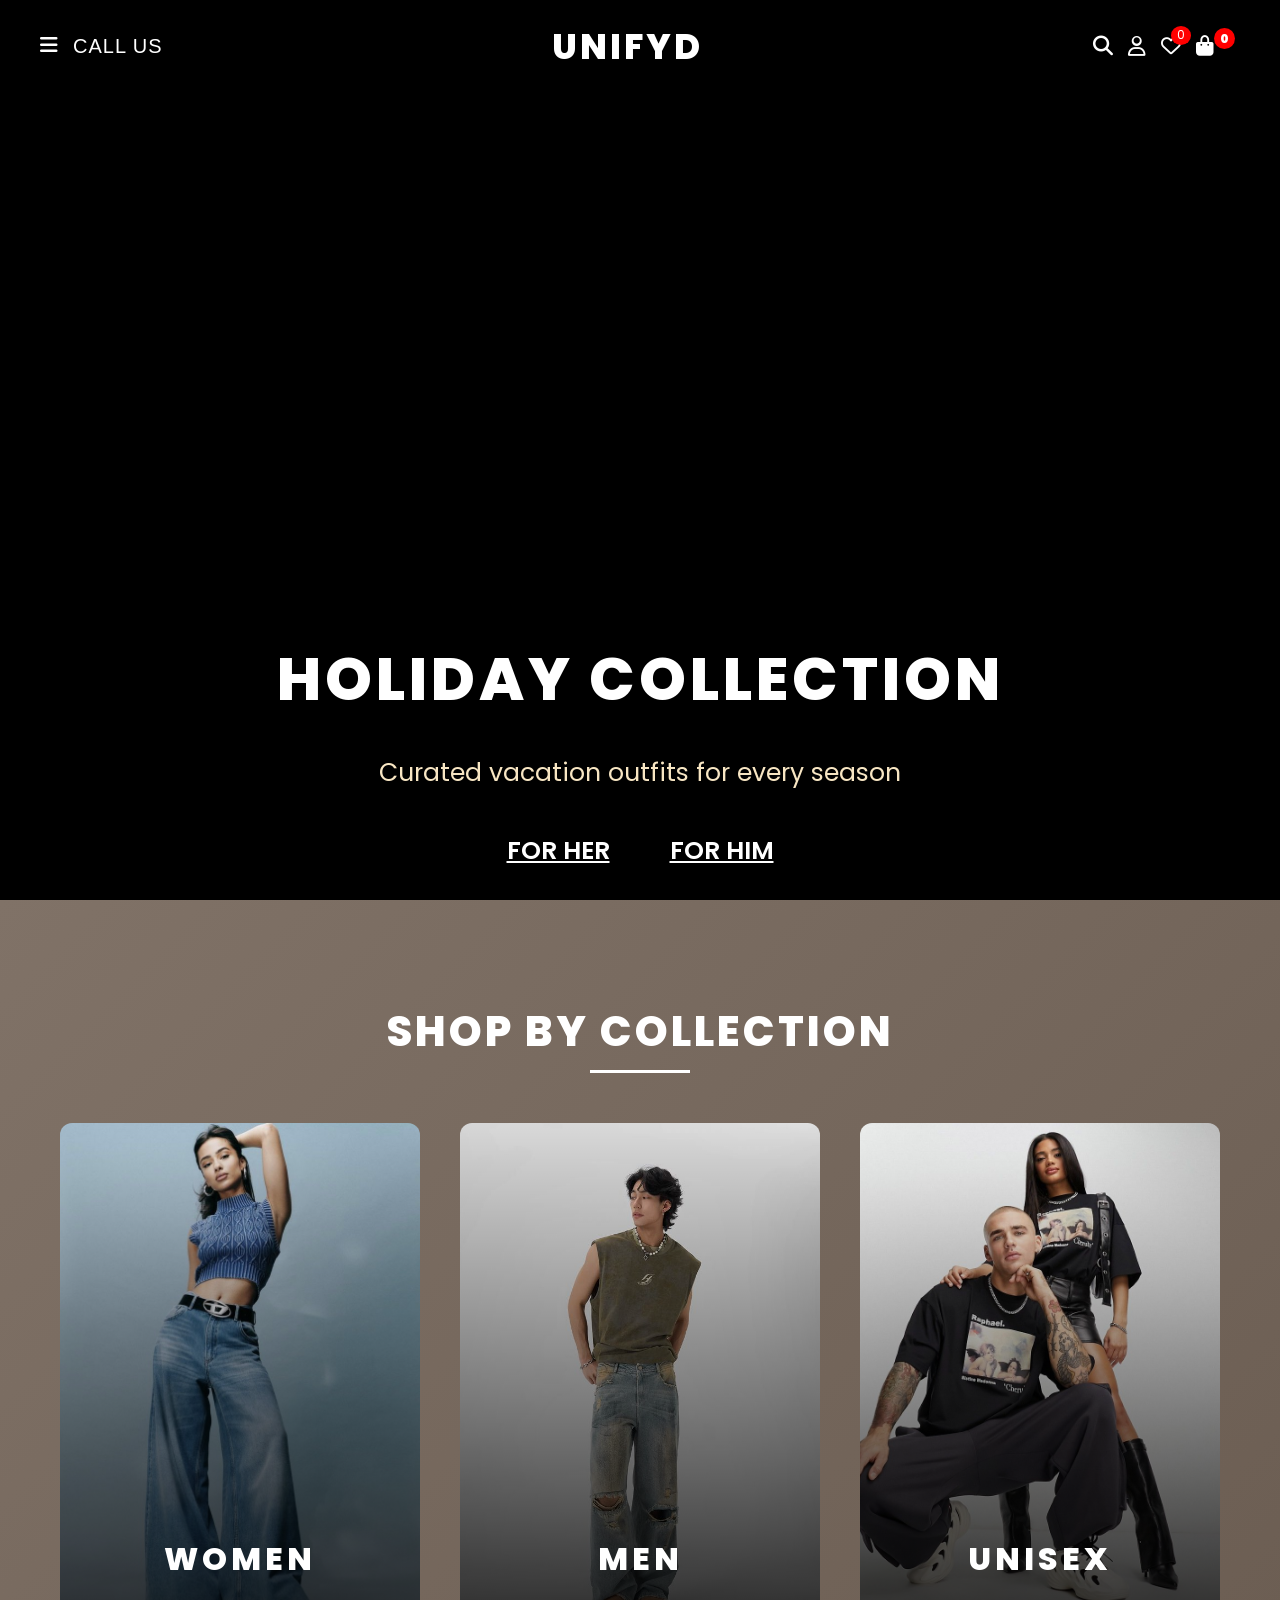
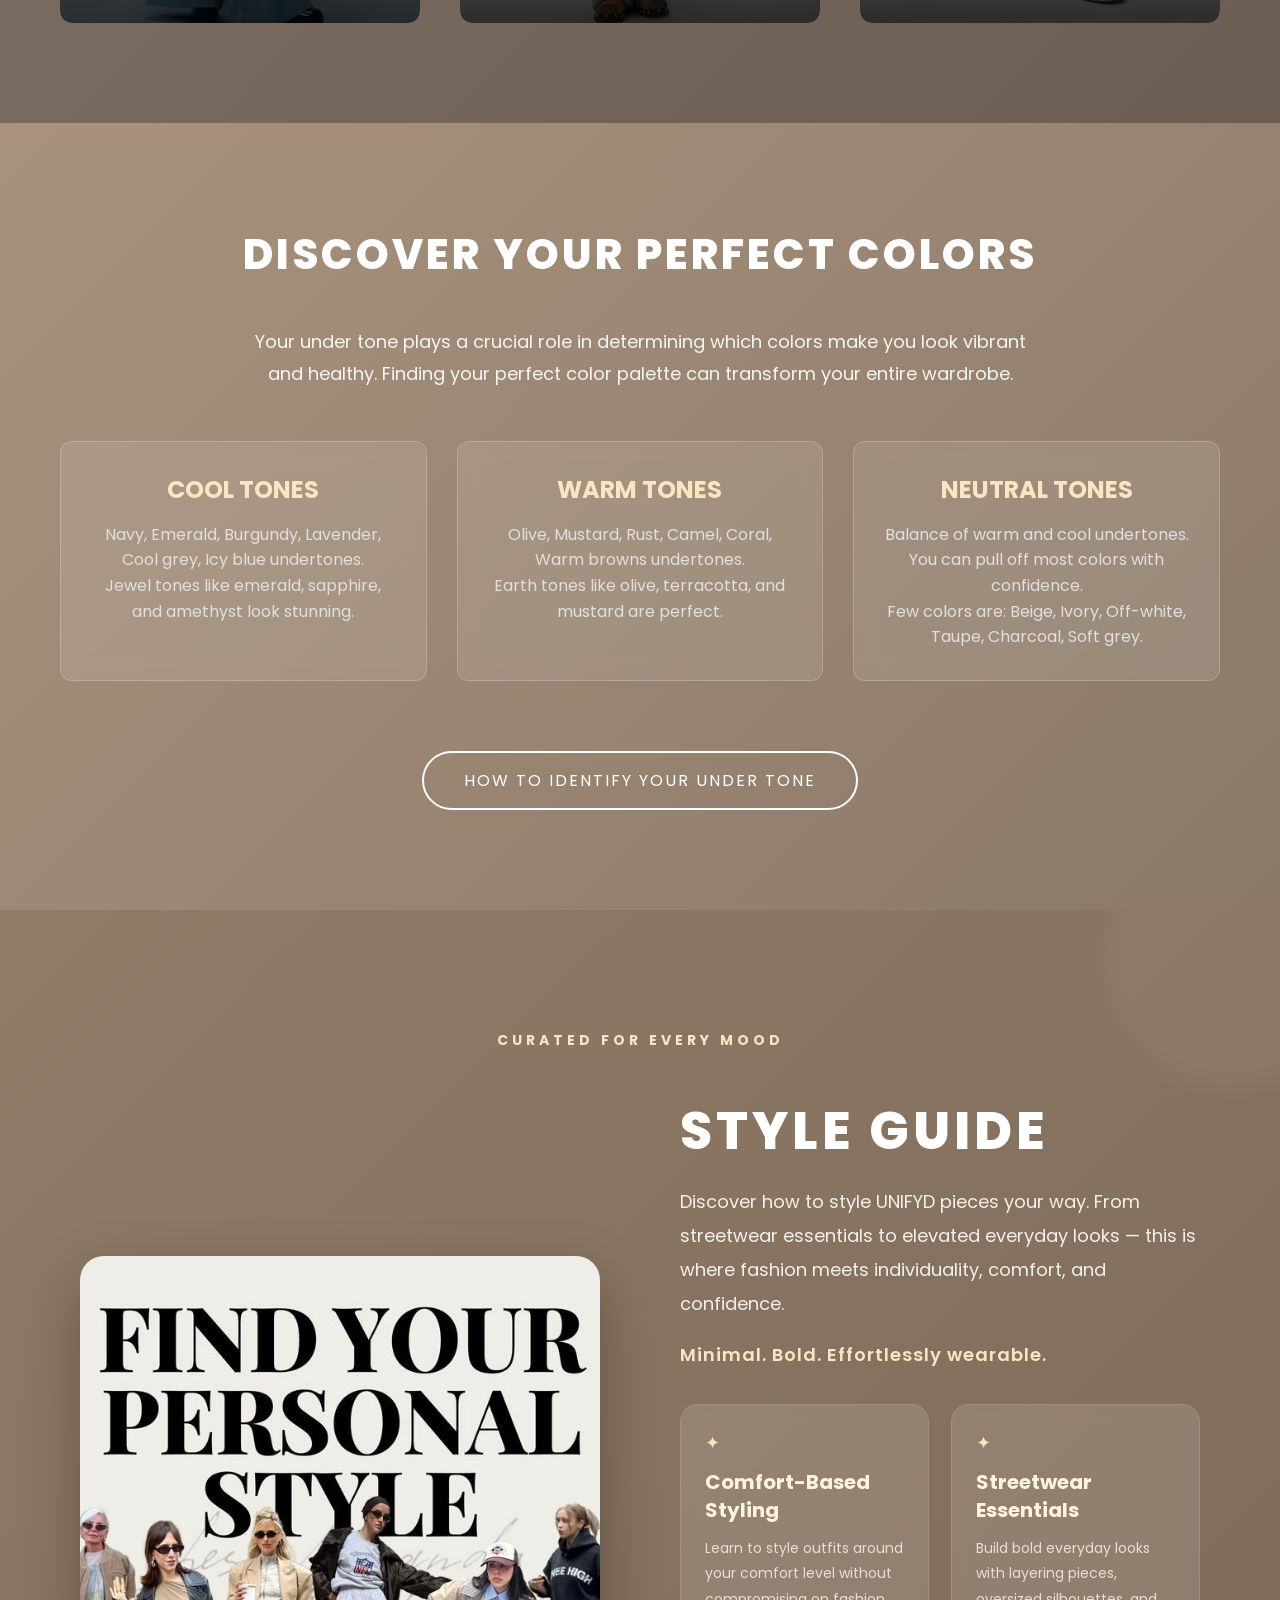
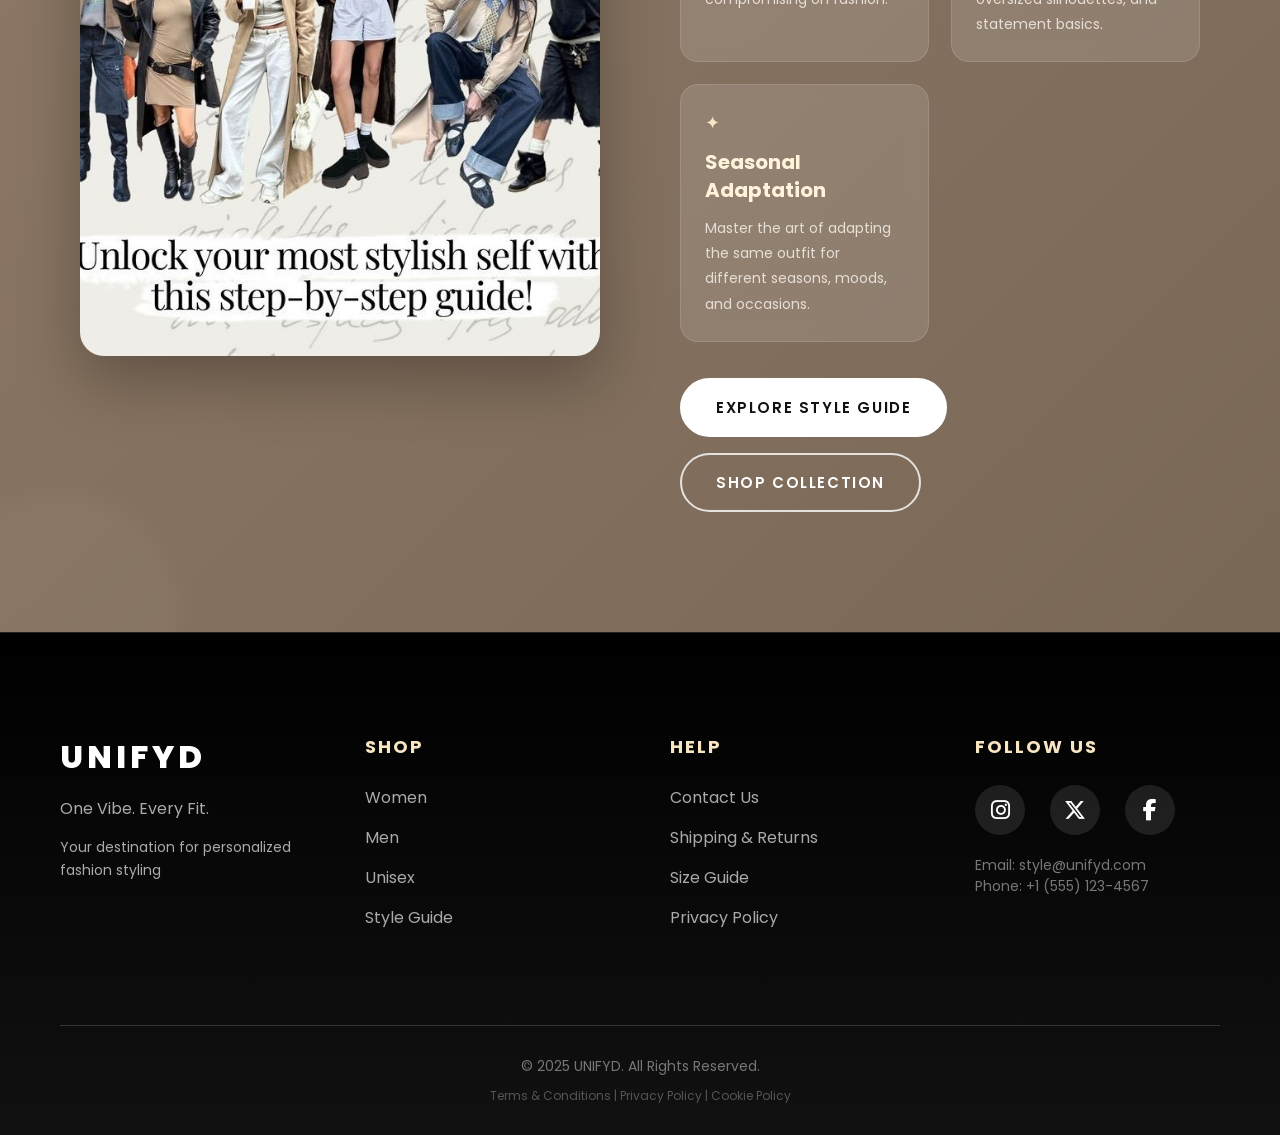
<file: index.html>
<!DOCTYPE html>
<html lang="en">
<head>
  <meta charset="UTF-8" />
  <meta name="viewport" content="width=device-width, initial-scale=1.0" />
  <link rel="icon" type="image/jpeg" href="Logo.jpeg">
  <title>UNIFYD | One Vibe. Every Fit.</title>

  <!-- Google Font -->
  <link href="https://fonts.googleapis.com/css2?family=Poppins:wght@300;400;600;800&display=swap" rel="stylesheet">
  <!-- Font Awesome -->
  <link rel="stylesheet" href="https://cdnjs.cloudflare.com/ajax/libs/font-awesome/6.5.0/css/all.min.css">
  <link rel="stylesheet" href="style.css">
</head>
<body>

<!-- NAVBAR -->
<nav class="navbar">
  <div class="nav-left">
    <div class="hamburger" onclick="menuClick()">
      <i class="fa-solid fa-bars"></i>
    </div>
    <div class="call-us" onclick="callUs()">Call Us</div>
  </div>

  <div class="brand" onclick="goHome()">UNIFYD</div>

  <div class="nav-right">
    <i class="fa-solid fa-magnifying-glass" onclick="searchClick()"></i>

    <!-- Hidden Search Box -->
    <input
      type="text"
      id="searchBox"
      placeholder="Search products..."
      onkeydown="searchRedirect(event)"
      style="display:none;"
    >

    <i class="fa-regular fa-user" onclick="profileClick()"></i>

    <!-- NEW WISHLIST ICON -->
    <div class="wishlist-icon-wrapper" onclick="wishlistClick()">
      <i class="fa-regular fa-heart"></i>
      <span id="wishlist-count">0</span>
    </div>

    <i class="fa-solid fa-bag-shopping" onclick="cartClick()">
      <span id="cart-count">0</span>
    </i>
  </div>

  <p id="result"></p>
</nav>

<!-- SIDE MENU -->
<div class="side-menu" id="sideMenu" onclick="event.stopPropagation()">
  <ul>
    <li onclick="goTo('collections')">Shop Collections</li>
    <li onclick="goTo('under-tone-guide')">Skin Tone Guide</li>
    <li onclick="goTo('style-guide')">Style Guide</li>
  </ul>
</div>

  <!-- HERO SECTION -->
  <section class="hero" id="home">
    <div class="hero-content">
      <h1>HOLIDAY COLLECTION</h1>
      <p style="font-size: 25px; margin-bottom: 30px; color: #f8e6c3;">Curated vacation outfits for every season</p>
      <div class="hero-options">
        <a href="holiday-her.html">FOR HER</a>
        <a href="holiday-him.html">FOR HIM</a>
      </div>
    </div>
  </section>

  <!-- COLLECTIONS SECTION -->
  <section class="collections" id="collections">
    <h2>SHOP BY COLLECTION</h2>
    <div class="collection-grid">
      <div class="collection-card" onclick="goToCategory('Women')">
        <img src="/IMAGES FOR WEBSITE/women collection cover image.jpg" alt="Women Collection">
        <div class="overlay">WOMEN</div>
      </div>
      <div class="collection-card" onclick="goToCategory('Men')">
        <img src="IMAGES FOR WEBSITE/mens collection cover image.jpg" alt="Men Collection">
        <div class="overlay">MEN</div>
      </div>
      <div class="collection-card" onclick="goToCategory('Unisex')">
        <img src="IMAGES FOR WEBSITE/unisex collection cover imae.jpg" alt="Unisex Collection">
        <div class="overlay">UNISEX</div>
      </div>
    </div>
  </section>


  <!-- UNDER TONE GUIDE SECTION -->
  <section class="under-tone-guide" id="under-tone-guide">
    <h2>DISCOVER YOUR PERFECT COLORS</h2>
    <div class="under-tone-container">
      <p class="under-tone-intro">
        Your under tone plays a crucial role in determining which colors make you look vibrant and healthy. 
        Finding your perfect color palette can transform your entire wardrobe.
      </p>
      
      <div class="under-tone-types">
        <div class="under-tone-card">
          <h3>COOL TONES</h3>
          <p>Navy, Emerald, Burgundy, Lavender, Cool grey, Icy blue undertones. 
            <br> Jewel tones like emerald, sapphire, and amethyst look stunning.</p>
        </div>
        <div class="under-tone-card">
          <h3>WARM TONES</h3>
          <p>Olive, Mustard, Rust, Camel, Coral, Warm browns undertones. 
            <br>Earth tones like olive, terracotta, and mustard are perfect.</p>
        </div>
        <div class="under-tone-card">
          <h3>NEUTRAL TONES</h3>
          <p>Balance of warm and cool undertones. You can pull off most colors with confidence.
            <br>Few colors are: Beige, Ivory, Off-white, Taupe, Charcoal, Soft grey.</p>
        </div>
      </div>
      
      <button class="identify-btn" onclick="openSkinToneModal()">HOW TO IDENTIFY YOUR UNDER TONE</button>
    </div>
  </section>

<!-- STYLE GUIDE SECTION -->
<section class="style-guide" id="style-guide">

  <div class="section-top-label">CURATED FOR EVERY MOOD</div>

  <div class="style-guide-content">
    
    <div class="style-image">
      <img src="IMAGES FOR WEBSITE/Style Guide Image.jpg" alt="Style Guide">
    </div>

    <div class="style-text">
      <h2>STYLE GUIDE</h2>
      
      <p class="style-description">
        Discover how to style UNIFYD pieces your way. From streetwear essentials
        to elevated everyday looks — this is where fashion meets individuality,
        comfort, and confidence.
      </p>

      <p class="style-brand-line">
        Minimal. Bold. Effortlessly wearable.
      </p>
      
      <div class="style-features">
        <div class="feature">
          <span class="feature-icon">✦</span>
          <h4>Comfort-Based Styling</h4>
          <p>Learn to style outfits around your comfort level without compromising on fashion.</p>
        </div>

        <div class="feature">
          <span class="feature-icon">✦</span>
          <h4>Streetwear Essentials</h4>
          <p>Build bold everyday looks with layering pieces, oversized silhouettes, and statement basics.</p>
        </div>

        <div class="feature">
          <span class="feature-icon">✦</span>
          <h4>Seasonal Adaptation</h4>
          <p>Master the art of adapting the same outfit for different seasons, moods, and occasions.</p>
        </div>
      </div>

      <div class="style-buttons">
        <button class="primary-btn" onclick="window.location.href='style-guide.html'">EXPLORE STYLE GUIDE</button>
        <button class="secondary-btn" onclick="goToCollection()">SHOP COLLECTION</button>
      </div>
    </div>
  </div>
</section>

  <!-- FOOTER -->
  <footer class="footer" id="footer">
    <div class="footer-container">
      <div class="footer-brand">
        <h3>UNIFYD</h3>
        <p>One Vibe. Every Fit.</p>
        <p style="margin-top: 15px; font-size: 14px;">Your destination for personalized fashion styling</p>
      </div>

      <div class="footer-links">
        <h4>SHOP</h4>
        <ul>
          <li><a href="#" onclick="goToCategory('Women'); return false;">Women</a></li>
          <li><a href="#" onclick="goToCategory('Men'); return false;">Men</a></li>
          <li><a href="#" onclick="goToCategory('Unisex'); return false;">Unisex</a></li>
          <li><a href="#" onclick="goTo('style-guide'); return false;">Style Guide</a></li>
        </ul>
      </div>

      <div class="footer-links">
        <h4>HELP</h4>
        <ul>
          <li><a href="#" onclick="contactUs(); return false;">Contact Us</a></li>
          <li><a href="#" onclick="openModal('shipping'); return false;">Shipping & Returns</a></li>
          <li><a href="#" onclick="openModal('size-guide'); return false;">Size Guide</a></li>
          <li><a href="#" onclick="openModal('privacy'); return false;">Privacy Policy</a></li>
        </ul>
      </div>

      <div class="footer-social">
        <h4>FOLLOW US</h4>
        <div class="social-icons">
          <i class="fa-brands fa-instagram" onclick="window.open('https://instagram.com', '_blank')"></i>
          <i class="fa-brands fa-x-twitter" onclick="window.open('https://twitter.com', '_blank')"></i>
          <i class="fa-brands fa-facebook-f" onclick="window.open('https://facebook.com', '_blank')"></i>
        </div>
        <p style="margin-top: 20px; font-size: 14px; color: #777;">
          Email: style@unifyd.com<br>
          Phone: +1 (555) 123-4567
        </p>
      </div>
    </div>

    <div class="footer-bottom">
      © 2025 UNIFYD. All Rights Reserved.
      <p>Terms & Conditions | Privacy Policy | Cookie Policy</p>
    </div>
  </footer>

  <!-- MODALS -->
  <div class="modal" id="skinToneModal">
    <div class="modal-content">
      <div class="modal-close" onclick="closeModal('skinToneModal')">×</div>
      <h2>How to Identify Your Skin Tone</h2>
      <div style="margin-bottom: 30px;">
        <h3 style="color: #f8e6c3; margin-bottom: 15px;">Vein Test</h3>
        <p>Look at the veins on your wrist in natural light:</p>
        <ul style="margin-left: 20px; margin-top: 10px; line-height: 1.8;">
          <li><strong>Blue/Purple veins:</strong> Cool undertones</li>
          <li><strong>Green veins:</strong> Warm undertones</li>
          <li><strong>Blue-green veins:</strong> Neutral undertones</li>
        </ul>
      </div>
      
      <div style="margin-bottom: 30px;">
        <h3 style="color: #f8e6c3; margin-bottom: 15px;">Jewelry Test</h3>
        <p>Which metal looks better on you?</p>
        <ul style="margin-left: 20px; margin-top: 10px; line-height: 1.8;">
          <li><strong>Silver jewelry:</strong> Cool undertones</li>
          <li><strong>Gold jewelry:</strong> Warm undertones</li>
          <li><strong>Both look good:</strong> Neutral undertones</li>
        </ul>
      </div>
      
      <div style="margin-bottom: 30px;">
        <h3 style="color: #f8e6c3; margin-bottom: 15px;">Sun Reaction</h3>
        <p>How does your skin react to sun exposure?</p>
        <ul style="margin-left: 20px; margin-top: 10px; line-height: 1.8;">
          <li><strong>Burns easily, tans poorly:</strong> Cool undertones</li>
          <li><strong>Tans easily, rarely burns:</strong> Warm undertones</li>
          <li><strong>Moderate tanning:</strong> Neutral undertones</li>
        </ul>
      </div>
    </div>
  </div>

  <div class="modal" id="styleGuideModal">
    <div class="modal-content">
      <div class="modal-close" onclick="closeModal('styleGuideModal')">×</div>
      <h2>Complete Style Guide</h2>
      
      <div style="margin-bottom: 30px;">
        <h3 style="color: #f8e6c3; margin-bottom: 15px;">The Art of Layering</h3>
        <p>Master the technique of layering to create versatile outfits that work for multiple seasons.</p>
      </div>
      
      <div style="margin-bottom: 30px;">
        <h3 style="color: #f8e6c3; margin-bottom: 15px;">Color Coordination</h3>
        <p>Learn how to combine colors effectively based on your skin tone and personal preferences.</p>
      </div>
      
      <div style="margin-bottom: 30px;">
        <h3 style="color: #f8e6c3; margin-bottom: 15px;">Accessory Styling</h3>
        <p>Discover how accessories can transform a simple outfit into a fashion statement.</p>
      </div>
      
      <div style="margin-bottom: 30px;">
        <h3 style="color: #f8e6c3; margin-bottom: 15px;">Comfort Meets Style</h3>
        <p>Find the perfect balance between comfort and fashion with our expert tips.</p>
      </div>
    </div>
  </div>

<script src="index.js"></script>
</body>
</html>
</file>
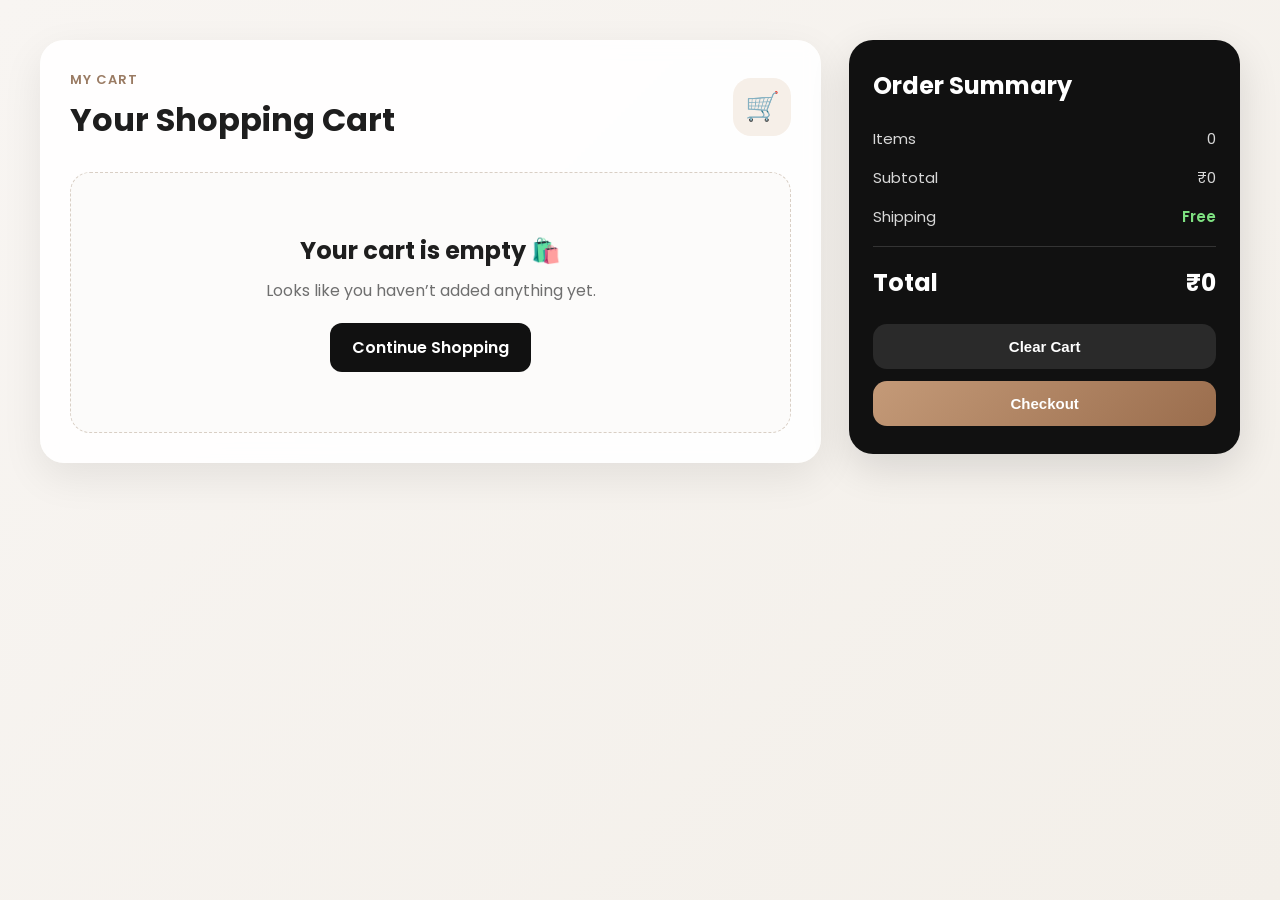
<file: cart.html>
<!DOCTYPE html>
<html lang="en">
<head>
  <meta charset="UTF-8" />
  <meta name="viewport" content="width=device-width, initial-scale=1.0" />
  <title>Your Cart</title>
  <link rel="stylesheet" href="cart.css" />
  <link rel="preconnect" href="https://fonts.googleapis.com">
  <link rel="preconnect" href="https://fonts.gstatic.com" crossorigin>
  <link href="https://fonts.googleapis.com/css2?family=Poppins:wght@400;500;600;700&display=swap" rel="stylesheet">
</head>
<body>

  <div class="page-wrapper">
    <div class="cart-layout">

      <!-- Left side -->
      <div class="cart-main">
        <div class="cart-header">
          <div>
            <p class="mini-title">My Cart</p>
            <h1>Your Shopping Cart</h1>
          </div>
          <div class="cart-icon">🛒</div>
        </div>

        <div id="cart-items" class="cart-items"></div>
      </div>

      <!-- Right side -->
      <div class="cart-summary">
        <h2>Order Summary</h2>

        <div class="summary-row">
          <span>Items</span>
          <span id="totalItems">0</span>
        </div>

        <div class="summary-row">
          <span>Subtotal</span>
          <span>₹<span id="subtotalPrice">0</span></span>
        </div>

        <div class="summary-row">
          <span>Shipping</span>
          <span class="free-text">Free</span>
        </div>

        <div class="summary-divider"></div>

        <div class="summary-total">
          <span>Total</span>
          <span>₹<span id="totalPrice">0</span></span>
        </div>

        <div class="cart-buttons">
          <button class="clear-btn" onclick="clearCart()">Clear Cart</button>
          <button class="checkout-btn" onclick="window.location.href='checkout.html'">Checkout</button>
        </div>
      </div>

    </div>
  </div>

  <script src="cart.js"></script>
</body>
</html>
</file>
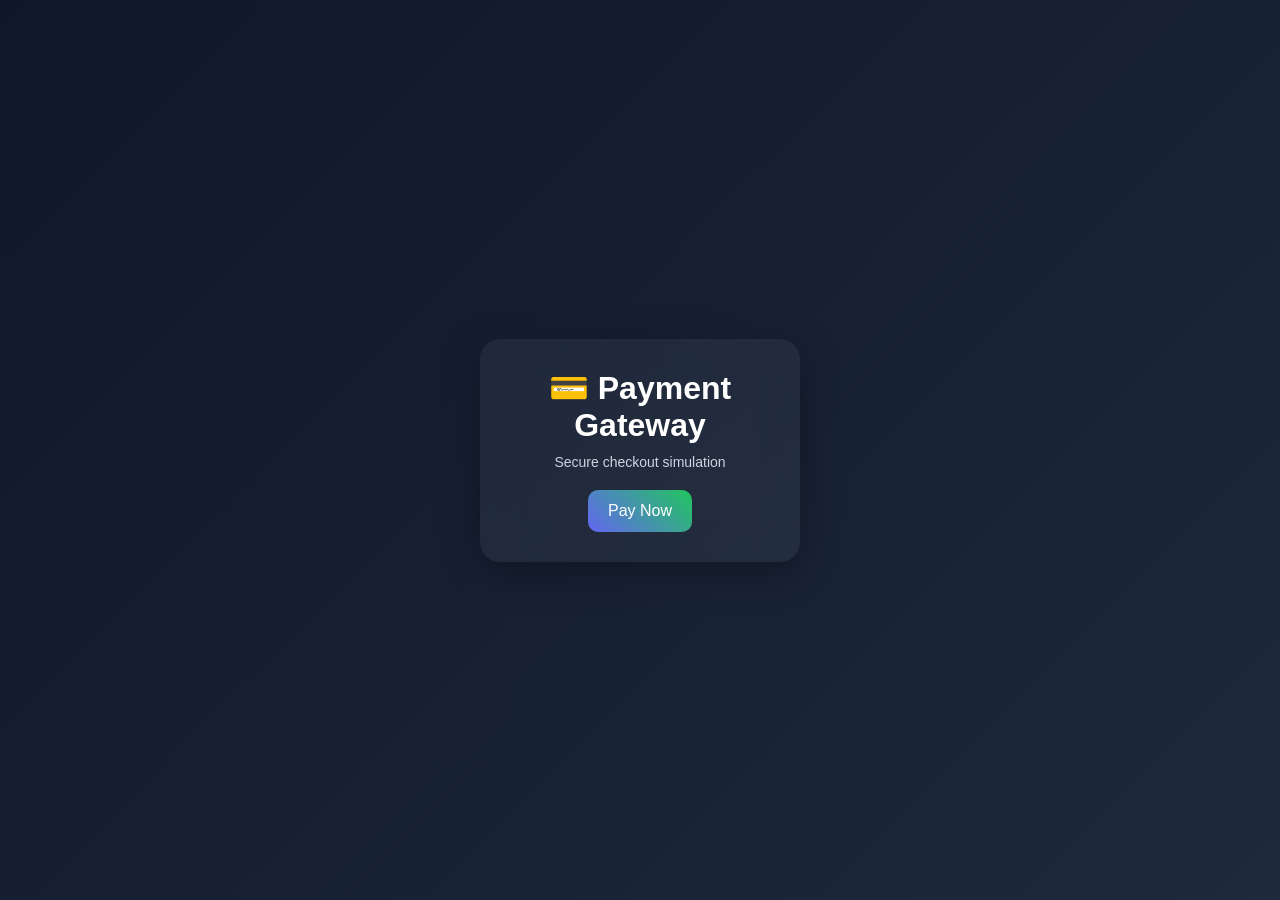
<file: checkout.html>
<!DOCTYPE html>
<html lang="en">
<head>
    <meta charset="UTF-8">
    <meta name="viewport" content="width=device-width, initial-scale=1.0">
    <title>Checkout</title>
    <link rel="stylesheet" href="cart.css">
    <link rel="stylesheet" href="checkout.css">
</head>
<body>

<div class="payment-card">
  <h1>💳 Payment Gateway</h1>
  <p>Secure checkout simulation</p>

  <button class="pay-btn" onclick="makePayment()">Pay Now</button>

  <div class="loader" id="loader">
    <span></span><span></span><span></span>
  </div>

  <div class="success-icon" id="success">✅</div>
</div>

<!-- TOAST -->
<div class="toast" id="toast">
  🎉 Order Placed Successfully!
</div>

<script src="checkout.js"></script>
</body>
</html>
</file>
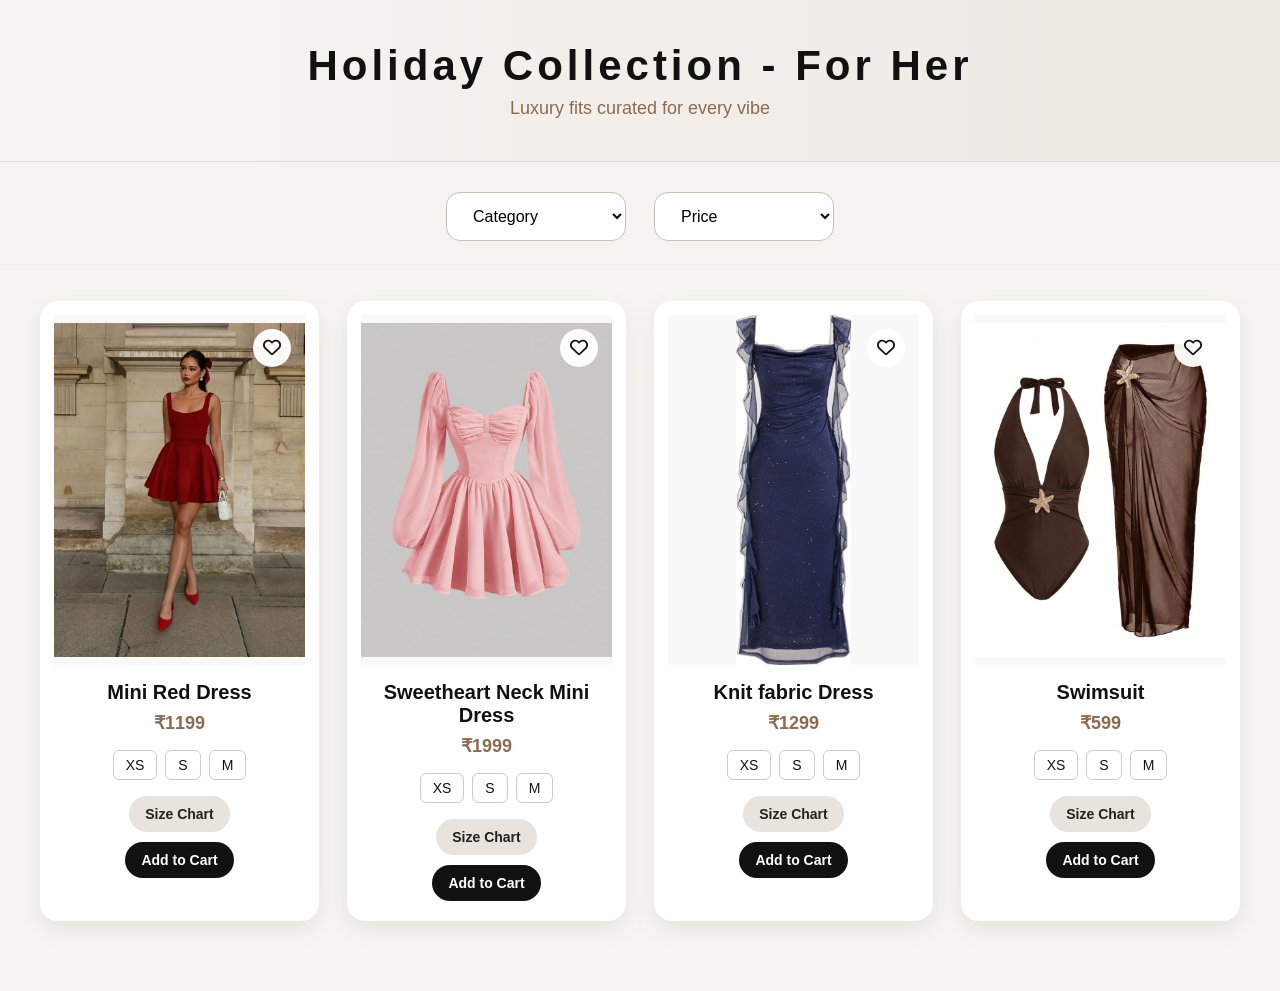
<file: holiday-her.html>
<!DOCTYPE html>
<html lang="en">
<head>
  <meta charset="UTF-8">
  <meta name="viewport" content="width=device-width, initial-scale=1.0">
<title>Holiday Collection - For Her</title>

<link rel="stylesheet" href="collection.css">
<link rel="stylesheet" href="https://cdnjs.cloudflare.com/ajax/libs/font-awesome/6.5.0/css/all.min.css">
</head>
<body>

    <!-- HERO BANNER -->
    <section class="collection-hero">
      <h1>Holiday Collection - For Her</h1>
      <p>Luxury fits curated for every vibe</p>
    </section>

<!-- FILTER BAR -->
<div class="filter-bar">
  <select id="categoryFilter" onchange="filterProducts()">
  <option value="all">Category</option>
  <option value="Mini Dress">Mini Dress</option>
  <option value="Beach Outfit">Beachy fits</option>
  <option value="Party Edition">Party Edition</option>
</select>

<select id="priceFilter" onchange="filterProducts()">
  <option value="all">Price</option>
  <option value="low">Under ₹500</option>
  <option value="mid">₹500 - ₹1000</option>
  <option value="high">Above ₹1000</option>
</select>
</div>

<div class="product-grid">

  <!-- Product Card 1-->
  <div class="product-card" data-category="Mini Dress" data-price="1199" data-size="XS,S,M" data-name="Mini Red Dress" data-sizechart="COLLECTION for website\HOLIDAY COLLECTION FOR HER\RED_dress chart.jpeg">
    <div class="product-img">
    <img src="COLLECTION for website/HOLIDAY COLLECTION FOR HER/og mini red dress.jpg">
    <i class="fa-regular fa-heart wishlist" onclick="addToWishlist(this, 'Mini Dress', 1199, 'COLLECTION for website/HOLIDAY COLLECTION FOR HER/og mini red dress.jpg')"></i>
    </div>
    <h3>Mini Red Dress</h3>
    <p>₹1199</p>

    <!-- SIZE SELECTOR -->
  <div class="size-selector">
    <span class="size-btn">XS</span>
    <span class="size-btn">S</span>
    <span class="size-btn">M</span>
  </div>
    <div class="product-actions">
      <button class="size-chart-btn" onclick="openSizeChart(this)">Size Chart</button>
      <button class="add-cart-btn" onclick="addToCartWithSize(this, 'Mini Dress', 1199)">Add to Cart</button>
    </div>
  </div>

<!-- Product Card 2-->
<div class="product-card" data-category="Mini Dress" data-price="1999" data-size="XS,S,M" data-name="Sweetheart Neck Mini Dress" data-sizechart="COLLECTION for website\HOLIDAY COLLECTION FOR HER\pink_dress chart.jpeg">
  <div class="product-img">
    <img src="COLLECTION for website/HOLIDAY COLLECTION FOR HER/PARTY EDITION/Sweetheart Neck Lantern Sleeve Mini Dress/pink pastel Sweetheart Neck Lantern Sleeve Ruched Mini Dress.jpg" alt="Sweetheart Neck Mini Dress">
    <i class="fa-regular fa-heart wishlist" onclick="addToWishlist(this, 'Mini Dress', 1999, 'COLLECTION for website/HOLIDAY COLLECTION FOR HER/PARTY EDITION/Sweetheart Neck Lantern Sleeve Mini Dress/pink pastel Sweetheart Neck Lantern Sleeve Ruched Mini Dress.jpg')"></i>
  </div>

  <h3>Sweetheart Neck Mini Dress</h3>
  <p>₹1999</p>

  <div class="size-selector">
    <span class="size-btn">XS</span>
    <span class="size-btn">S</span>
    <span class="size-btn">M</span>
  </div>

  <div class="product-actions">
    <button class="size-chart-btn" onclick="openSizeChart(this)">Size Chart</button>
    <button class="add-cart-btn" onclick="addToCartWithSize(this, 'Mini Dress', 1999)">Add to Cart</button>
  </div>
</div>

  <!-- Product Card 3 -->
  <div class="product-card" data-category="Party Edition" data-price="1299" data-size="XS,S,M" data-name="Knit fabric Dress" data-sizechart="COLLECTION for website\HOLIDAY COLLECTION FOR HER\simmer_dress chart.jpeg">
    <div class="product-img">
    <img src="COLLECTION for website/HOLIDAY COLLECTION FOR HER/PARTY EDITION/Knit Fabric Cowl Neck Maxi Dress/dark blue front Knit Fabric Cowl Neck Glitter Maxi Dress.jpg">
    <i class="fa-regular fa-heart wishlist" onclick="addToWishlist(this, 'Party Edition', 1299,'COLLECTION for website/HOLIDAY COLLECTION FOR HER/PARTY EDITION/Knit Fabric Cowl Neck Maxi Dress/dark blue front Knit Fabric Cowl Neck Glitter Maxi Dress.jpg')"></i>
    </div>
    <h3>Knit fabric Dress</h3>
    <p>₹1299</p>

    <!-- SIZE SELECTOR -->
  <div class="size-selector">
    <span class="size-btn">XS</span>
    <span class="size-btn">S</span>
    <span class="size-btn">M</span>
  </div>
    <div class="product-actions">
      <button class="size-chart-btn" onclick="openSizeChart(this)">Size Chart</button>
      <button class="add-cart-btn" onclick="addToCartWithSize(this, 'Party Edition', 1299)">Add to Cart</button>
    </div>
  </div>

  <!-- Product Card 4-->
  <div class="product-card" data-category="Beach Outfit" data-price="599" data-size="XS,S,M" data-name="Swimsuit" data-sizechart="COLLECTION for website\HOLIDAY COLLECTION FOR HER\swimsuit chart.jpeg">
    <div class="product-img">
    <img src="COLLECTION for website/HOLIDAY COLLECTION FOR HER/BEACH OUTFITS/Brown Starfish  One-Piece Swimsuit.jpg">
    <i class="fa-regular fa-heart wishlist" onclick="addToWishlist(this, 'Beach Outfit', 599, 'COLLECTION for website/HOLIDAY COLLECTION FOR HER/BEACH OUTFITS/Brown Starfish  One-Piece Swimsuit.jpg')"></i>
    </div>
    <h3>Swimsuit</h3>
    <p>₹599</p>

    <!-- SIZE SELECTOR -->
  <div class="size-selector">
    <span class="size-btn">XS</span>
    <span class="size-btn">S</span>
    <span class="size-btn">M</span>
  </div>
    <div class="product-actions">
      <button class="size-chart-btn" onclick="openSizeChart(this)">Size Chart</button>
      <button class="add-cart-btn" onclick="addToCartWithSize(this, 'Beach Outfit', 599)">Add to Cart</button>
    </div>
  </div>
</div>

<!-- SIZE CHART MODAL -->
<div id="sizeChartModal" class="size-chart-modal">
  <div class="size-chart-content">
    <span class="close-modal" onclick="closeSizeChart()">&times;</span>
    <h2>Size Chart</h2>

    <div class="size-chart-wrapper">
      <img src="COLLECTION for website/WOMENS COLLECTION/size chart.jpeg" alt="Size Chart">
    </div>
  </div>
</div>  

<div id="toast" class="toast"></div>

<script src="cart.js"></script>
<Script src="collection.js"></Script>

</body>
</html>
</file>
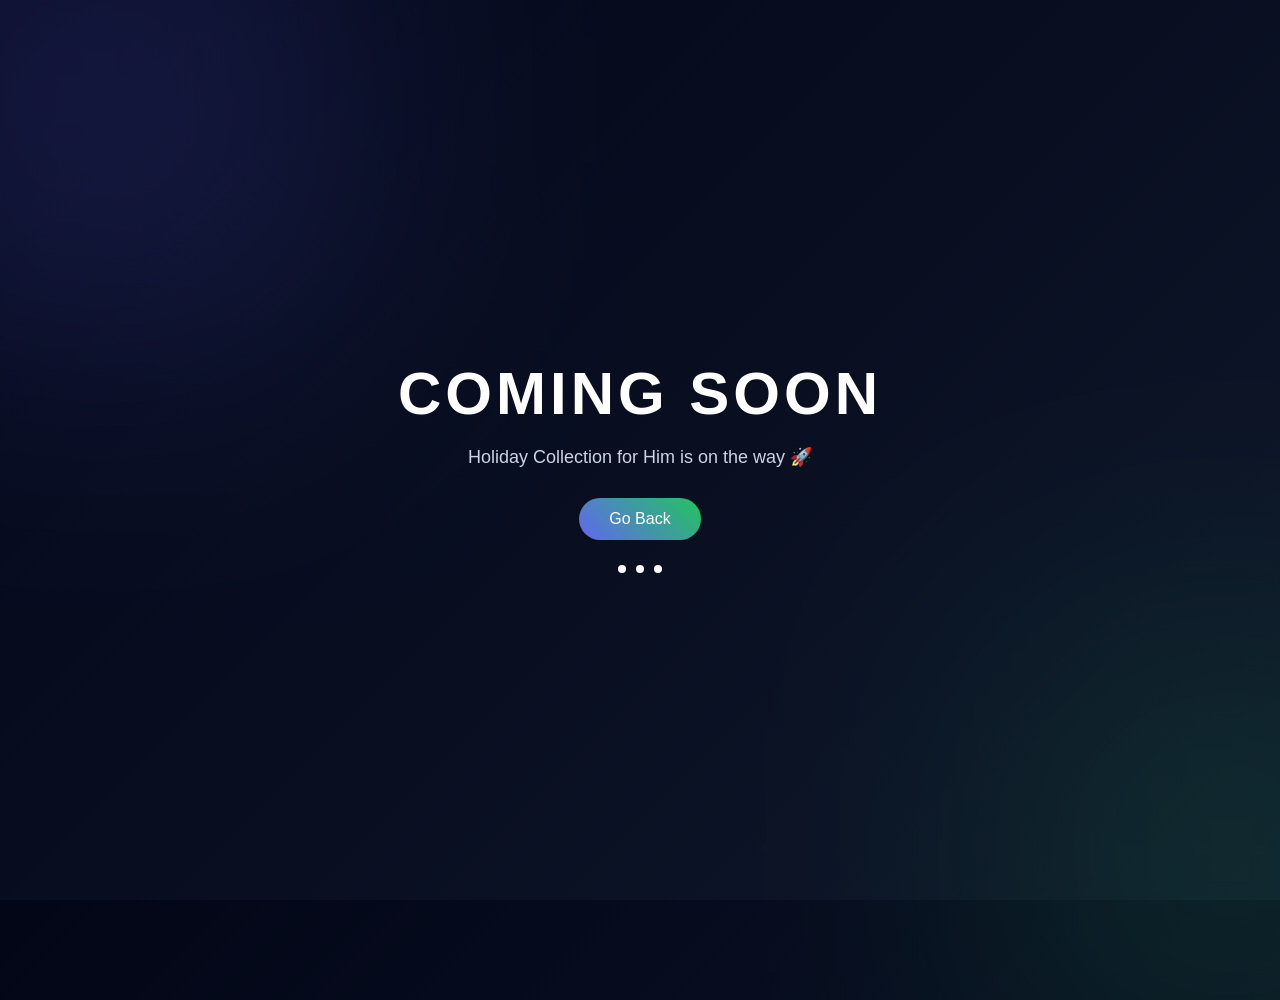
<file: holiday-him.html>
<!DOCTYPE html>
<html lang="en">
<head>
<meta charset="UTF-8">
<meta name="viewport" content="width=device-width, initial-scale=1.0">
<title>Holiday Him | Coming Soon</title>

<style>

/* ===== BODY ===== */
body {
  margin: 0;
  font-family: 'Poppins', sans-serif;
  height: 100vh;
  background: linear-gradient(135deg, #020617, #0f172a);
  display: flex;
  justify-content: center;
  align-items: center;
  color: white;
  overflow: hidden;
}

/* ===== BACKGROUND GLOW ===== */
body::before {
  content: "";
  position: absolute;
  width: 400px;
  height: 400px;
  background: #6366f1;
  filter: blur(150px);
  opacity: 0.3;
  top: -100px;
  left: -100px;
}

body::after {
  content: "";
  position: absolute;
  width: 300px;
  height: 300px;
  background: #22c55e;
  filter: blur(150px);
  opacity: 0.3;
  bottom: -100px;
  right: -100px;
}

/* ===== CARD ===== */
.container {
  text-align: center;
  z-index: 2;
  animation: fadeIn 1s ease;
}

h1 {
  font-size: 60px;
  letter-spacing: 4px;
  margin-bottom: 10px;
}

p {
  font-size: 18px;
  color: #cbd5e1;
  margin-bottom: 30px;
}

/* ===== BUTTON ===== */
.btn {
  padding: 12px 30px;
  border: none;
  border-radius: 30px;
  background: linear-gradient(45deg, #6366f1, #22c55e);
  color: white;
  font-size: 16px;
  cursor: pointer;
  transition: 0.3s;
}

.btn:hover {
  transform: scale(1.05);
}

/* ===== LOADING DOTS ===== */
.loader {
  margin-top: 20px;
}

.loader span {
  display: inline-block;
  width: 8px;
  height: 8px;
  margin: 5px;
  background: white;
  border-radius: 50%;
  animation: bounce 0.6s infinite alternate;
}

.loader span:nth-child(2) {
  animation-delay: 0.2s;
}
.loader span:nth-child(3) {
  animation-delay: 0.4s;
}

@keyframes bounce {
  to {
    transform: translateY(-10px);
  }
}

/* ===== FADE ANIMATION ===== */
@keyframes fadeIn {
  from {
    opacity: 0;
    transform: translateY(40px);
  }
  to {
    opacity: 1;
    transform: translateY(0);
  }
}

</style>
</head>

<body>

<div class="container">
  <h1>COMING SOON</h1>
  <p>Holiday Collection for Him is on the way 🚀</p>

  <button class="btn" onclick="goBack()">Go Back</button>

  <div class="loader">
    <span></span><span></span><span></span>
  </div>
</div>

<script>
function goBack() {
  window.location.href = "index.html";
}
</script>

</body>
</html>
</file>
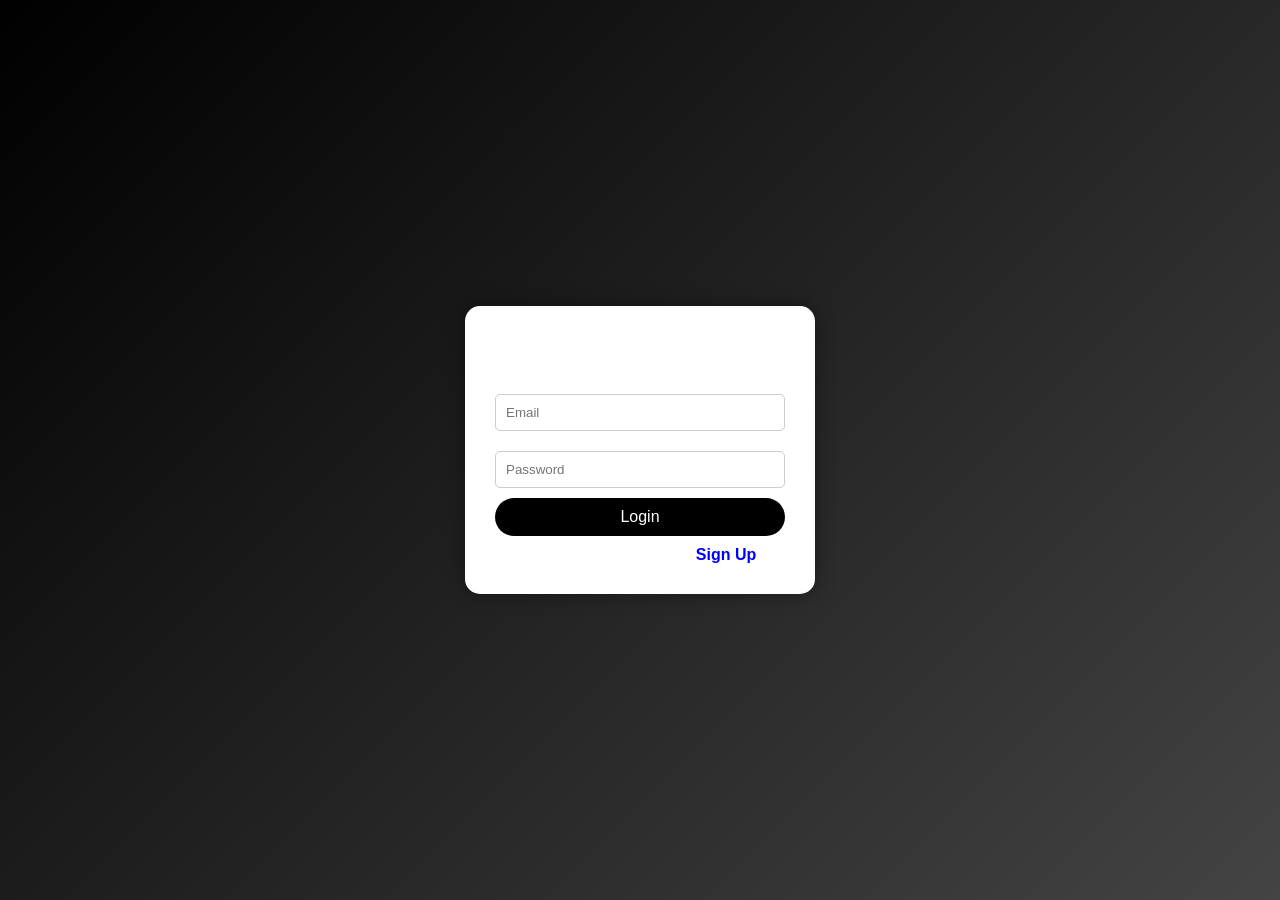
<file: login-signup.html>
<!DOCTYPE html>
<html>
<head>
<title>Login | UNIFYD</title>
<link rel="stylesheet" href="style.css">
</head>
<body>

<div class="auth-container">
  <div class="auth-box">
    
    <!-- LOGIN FORM -->
    <div id="loginForm">
      <h2>Login</h2>
      <input type="email" placeholder="Email">
      <input type="password" placeholder="Password">
      <button>Login</button>
      <p>Don't have an account? <span onclick="showSignup()">Sign Up</span></p>
    </div>

    <!-- SIGNUP FORM -->
    <div id="signupForm">
      <h2>Sign Up</h2>
      <input type="text" placeholder="Full Name">
      <input type="email" placeholder="Email">
      <input type="password" placeholder="Password">
      <button>Sign Up</button>
      <p>Already have an account? <span onclick="showLogin()">Login</span></p>
    </div>

  </div>
</div>

<script src="index.js"></script>
</body>
</html>
</file>
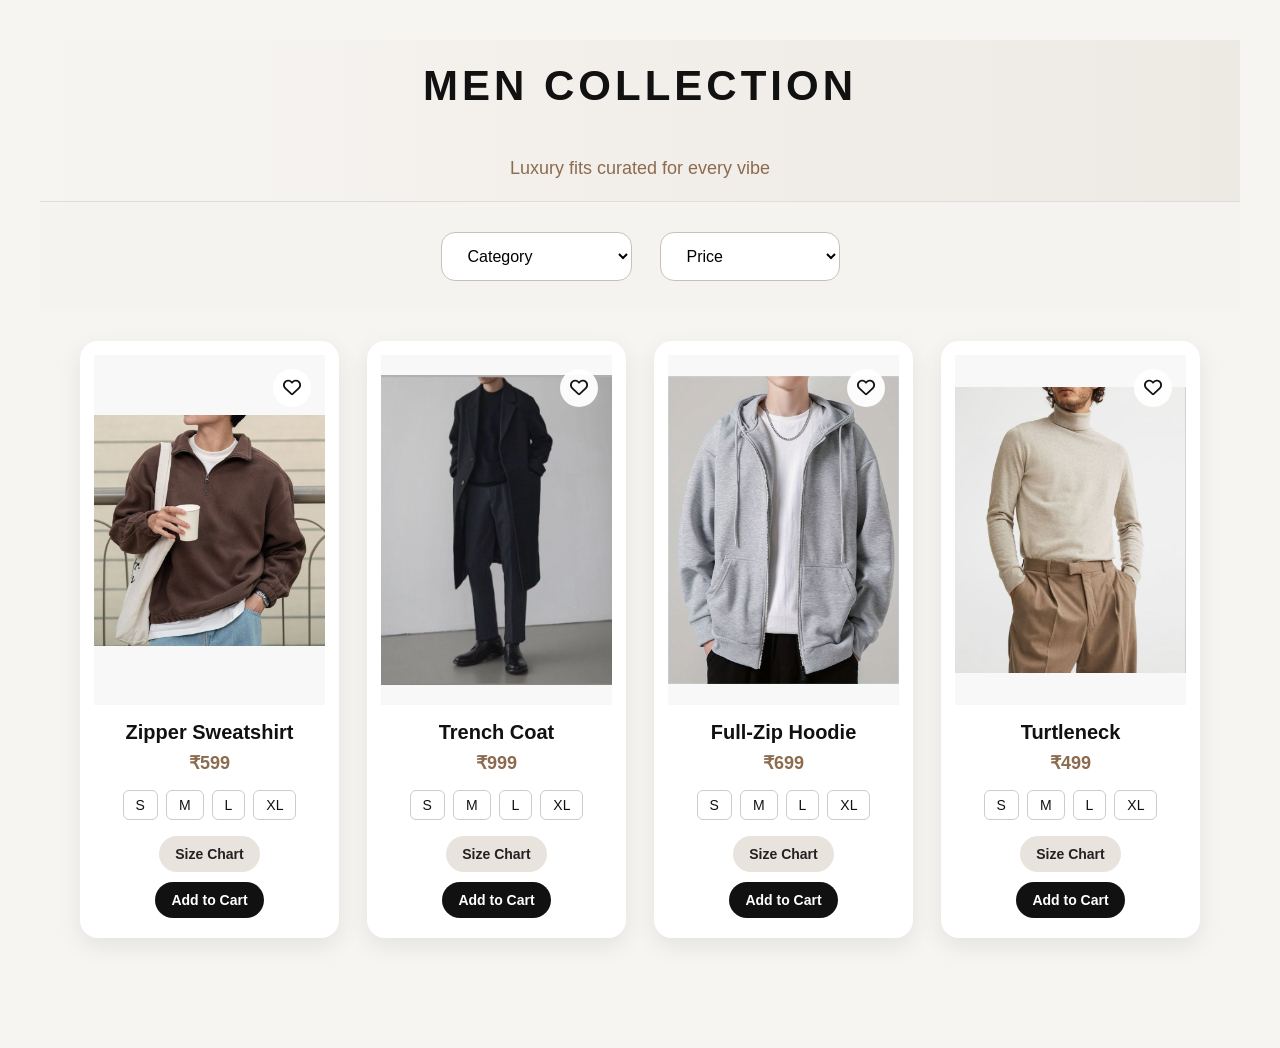
<file: men.html>
<!DOCTYPE html>
<html lang="en">
<head>
  <meta charset="UTF-8">
  <meta name="viewport" content="width=device-width, initial-scale=1.0">
<title>Men Collection | UNIFYD</title>
<link rel="stylesheet" href="products.css">
<link rel="stylesheet" href="collection.css">
<link rel="stylesheet" href="https://cdnjs.cloudflare.com/ajax/libs/font-awesome/6.5.0/css/all.min.css">
</head>
<body>

<!-- HERO BANNER -->
<section class="collection-hero">
  <h1>MEN COLLECTION</h1>
  <p>Luxury fits curated for every vibe</p>
</section>

<!-- FILTER BAR -->
<div class="filter-bar">
  <select id="categoryFilter" onchange="filterProducts()">
    <option value="all">Category</option>
    <option value="Zipper Sweatshirt">Zipper Sweatshirt</option>
    <option value="Trench Coat">Trench Coat</option>
    <option value="Full-Zip Hoodie">Full-Zip Hoodie</option>
    <option value="Turtleneck">Turtleneck</option>
  </select>

  <select id="priceFilter" onchange="filterProducts()">
  <option value="all">Price</option>
  <option value="low">Under ₹500</option>
  <option value="mid">₹500 - ₹1000</option>
  <option value="high">Above ₹1000</option>
  </select>
</div>

<div class="product-grid">

  <!-- Product Card 1-->
  <div class="product-card" data-category="Zipper Sweatshirt" data-price="599" data-name="Zipper Sweatshirt">
    <div class="product-img">
    <img src="COLLECTION for website/MENS COLLECTION/mens Zipper Sweatshirt/brown Zipper Sweatshirt.jpg" alt="Zipper Sweatshirt">
    <i class="fa-regular fa-heart wishlist" onclick="addToWishlist(this, 'Zipper Sweatshirt', 599, 'COLLECTION for website/MENS COLLECTION/mens Zipper Sweatshirt/brown Zipper Sweatshirt.jpg', 'men.html')"></i>
    </div>
    <h3>Zipper Sweatshirt</h3>
    <p>₹599</p>

  <!-- SIZE SELECTOR -->
    <div class="size-selector">
      <span class="size-btn">S</span>
      <span class="size-btn">M</span>
      <span class="size-btn">L</span>
      <span class="size-btn">XL</span>
    </div>
    <div class="product-actions">
      <button class="size-chart-btn" onclick="openSizeChart()">Size Chart</button>
      <button class="add-cart-btn" onclick="addToCartWithSize(this, 'Zipper Sweatshirt',599)">Add to Cart</button>
    </div>
  </div>
  
  <!-- Product Card 2 -->
  <div class="product-card" data-category="Trench Coat" data-price="999" data-name="Trench Coat">
    <div class="product-img">
    <img src="COLLECTION for website/MENS COLLECTION/mens jacket/black mens long coat.jpg" alt="Trench Coat">
    <i class="fa-regular fa-heart wishlist" onclick="addToWishlist(this, 'Trench Coat', 999, 'COLLECTION for website/MENS COLLECTION/mens jacket/black mens long coat.jpg', 'men.html')"></i>
    </div>
    <h3>Trench Coat</h3>
    <p>₹999</p>

  <!-- SIZE SELECTOR -->
    <div class="size-selector">
      <span class="size-btn">S</span>
      <span class="size-btn">M</span>
      <span class="size-btn">L</span>
      <span class="size-btn">XL</span>
    </div>
    <div class="product-actions">
    <button class="size-chart-btn" onclick="openSizeChart()">Size Chart</button>
    <button class="add-cart-btn" onclick="addToCartWithSize(this, 'Trench Coat',999)">Add to Cart</button>
    </div>
  </div>
  
  <!-- Product Card 3-->
  <div class="product-card" data-category="Full-Zip Hoodie" data-price="699" data-name="Full-Zip Hoodie">
    <div class="product-img">
    <img src="COLLECTION for website/MENS COLLECTION/Men's Full-Zip Hoodie/light grey Men's Full-Zip Hoodie.jpg" alt="Full-Zip Hoodie">
    <i class="fa-regular fa-heart wishlist" onclick="addToWishlist(this, 'Full-Zip Hoodie', 699, 'COLLECTION for website/MENS COLLECTION/MensFullZipHoodie/light grey Mens Full ZipHoodie.jpg','men.html')"></i>
    </div>
    <h3>Full-Zip Hoodie</h3>
    <p>₹699</p>

  <!-- SIZE SELECTOR -->
    <div class="size-selector">
      <span class="size-btn">S</span>
      <span class="size-btn">M</span>
      <span class="size-btn">L</span>
      <span class="size-btn">XL</span>
    </div>
    <div class="product-actions">
    <button class="size-chart-btn" onclick="openSizeChart()">Size Chart</button>
    <button class="add-cart-btn" onclick="addToCartWithSize(this, 'Full-Zip Hoodie',699)">Add to Cart</button>
    </div>
  </div>
  
  <!-- Product Card 4 -->
  <div class="product-card" data-category="Turtleneck" data-price="499" data-name="Turtleneck">
    <div class="product-img">
    <img src="COLLECTION for website/MENS COLLECTION/turtleneck/beige turtleneck.jpg" alt="Turtleneck">
    <i class="fa-regular fa-heart wishlist" onclick="addToWishlist(this, 'Turtleneck', 499, 'COLLECTION for website/MENS COLLECTION/Turtleneck/beige turtleneck.jpg', 'men.html')"></i>
    </div>
    <h3>Turtleneck</h3>
    <p>₹499</p>

  <!-- SIZE SELECTOR -->
    <div class="size-selector">
      <span class="size-btn">S</span>
      <span class="size-btn">M</span>
      <span class="size-btn">L</span>
      <span class="size-btn">XL</span>
    </div>
    <div class="product-actions">
    <button class="size-chart-btn" onclick="openSizeChart()">Size Chart</button>
    <button class="add-cart-btn" onclick="addToCartWithSize(this, 'Turtleneck',499)">Add to Cart</button>
    </div>
  </div>

</div>

<!-- SIZE CHART MODAL -->
<div id="sizeChartModal" class="size-chart-modal">
  <div class="size-chart-content">
    <span class="close-modal" onclick="closeSizeChart()">&times;</span>
    <h2>Size Chart</h2>

    <div class="size-chart-wrapper">
      <img src="COLLECTION for website/WOMENS COLLECTION/size chart.jpeg" alt="Size Chart">
    </div>
  </div>
</div>

<div id="toast" class="toast"></div>

<script src="cart.js"></script>
<Script src="collection.js"></Script>
</body>
</html>
</file>
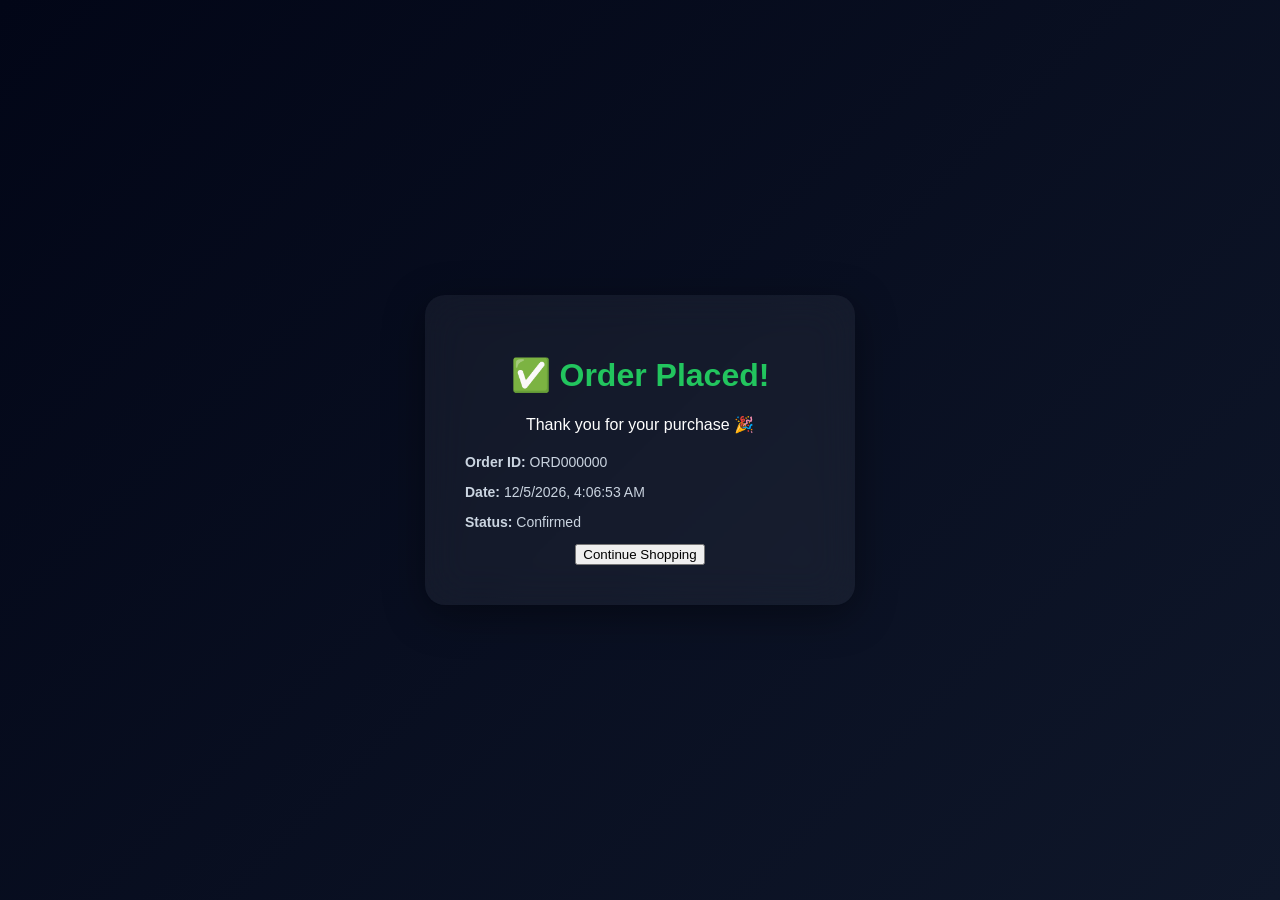
<file: order_success.html>
<!DOCTYPE html>
<html lang="en">
<head>
    <meta charset="UTF-8">
    <meta name="viewport" content="width=device-width, initial-scale=1.0">
    <title>Order Success</title>
    <link rel="stylesheet" href="order_success.css">
</head>
<body>
    
    <div class="card">
  <h1>✅ Order Placed!</h1>
  <p>Thank you for your purchase 🎉</p>

  <div class="order-details">
    <p><strong>Order ID:</strong> <span id="orderId"></span></p>
    <p><strong>Date:</strong> <span id="orderDate"></span></p>
    <p><strong>Status:</strong> Confirmed</p>
  </div>

  <button onclick="window.location.href='index.html'">Continue Shopping</button>
</div>

<script src="order_success.js"></script>
</body>
</html>
</file>
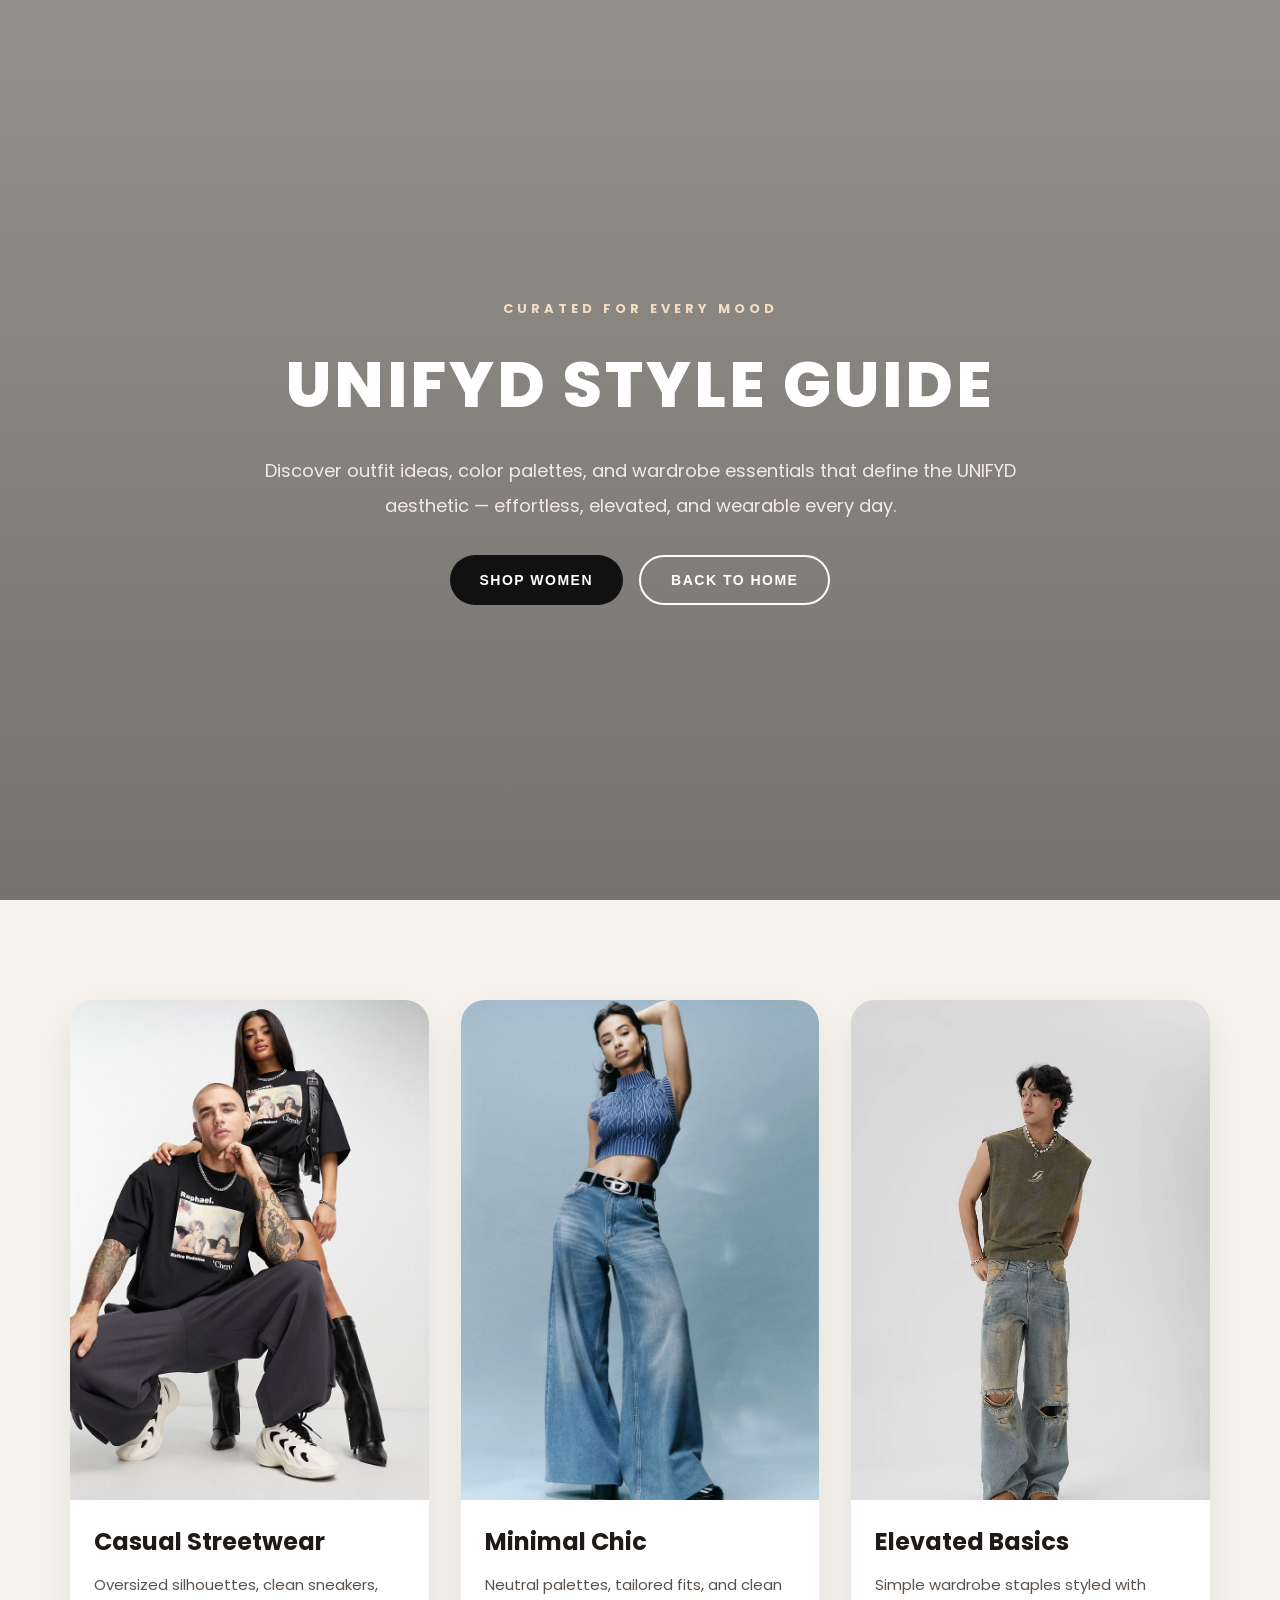
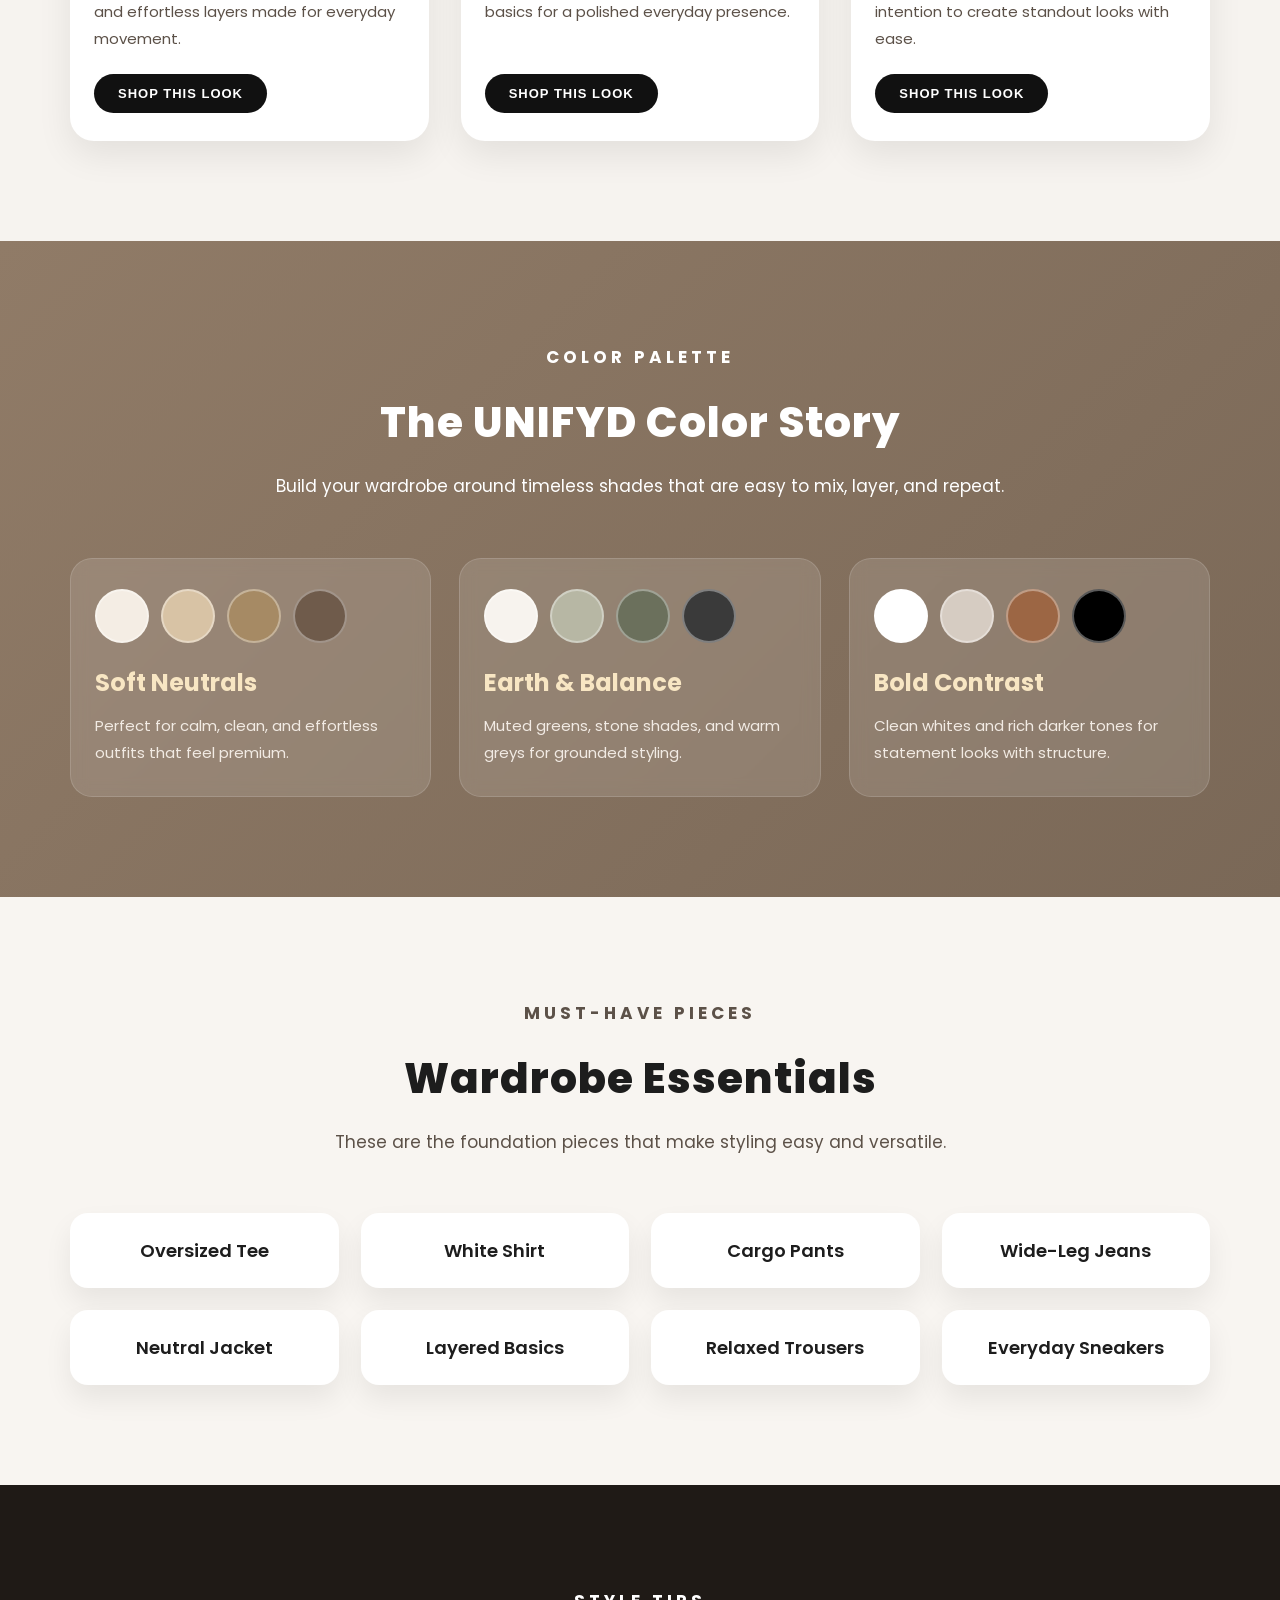
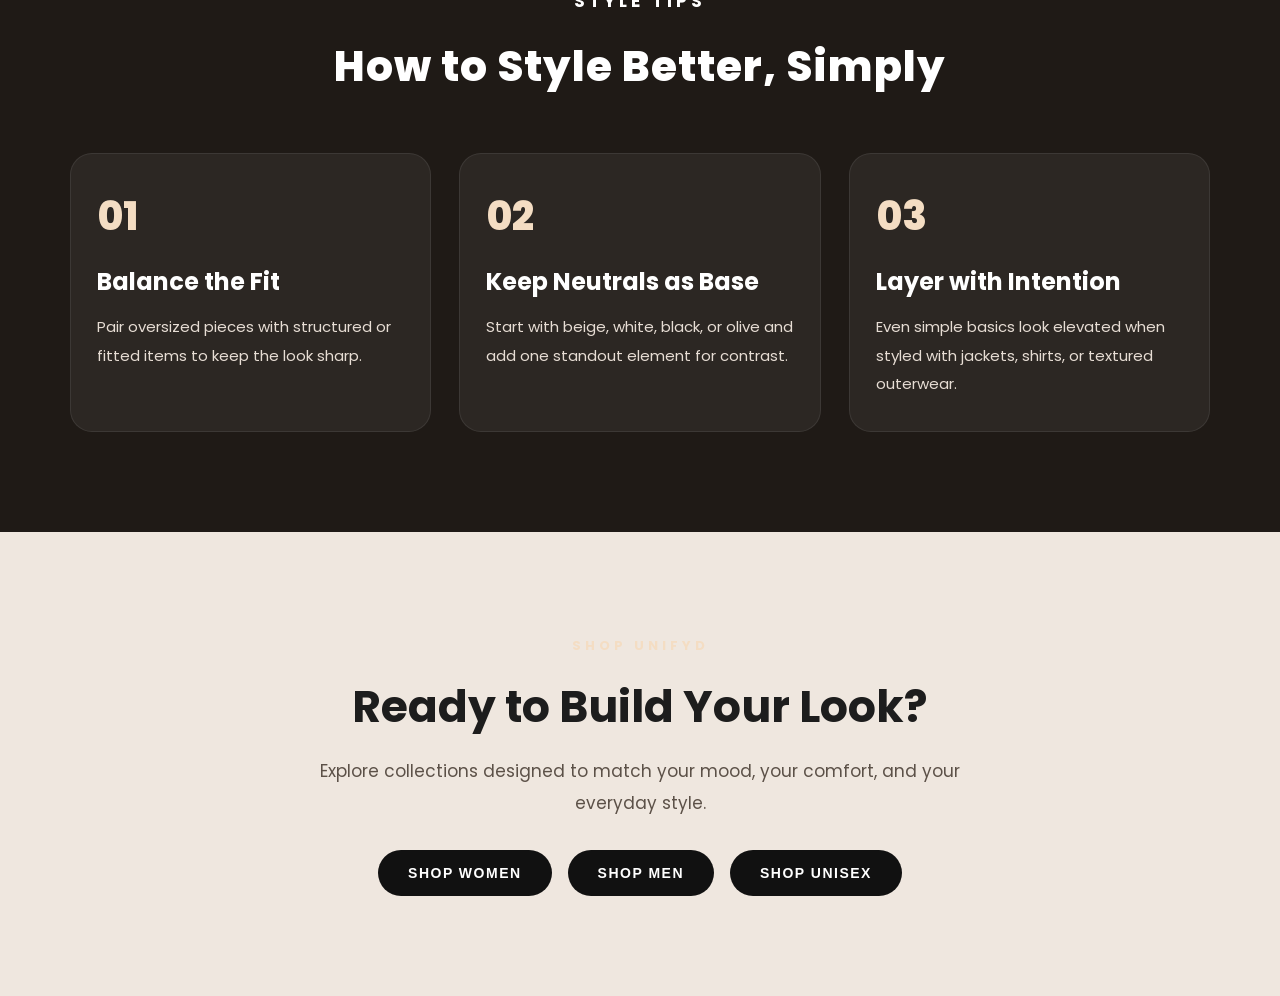
<file: style-guide.html>
<!DOCTYPE html>
<html lang="en">
<head>
  <meta charset="UTF-8" />
  <meta name="viewport" content="width=device-width, initial-scale=1.0" />
  <title>UNIFYD Style Guide</title>
  <link rel="stylesheet" href="style-guide.css" />
  <link rel="preconnect" href="https://fonts.googleapis.com">
  <link rel="preconnect" href="https://fonts.gstatic.com" crossorigin>
  <link href="https://fonts.googleapis.com/css2?family=Poppins:wght@300;400;500;600;700;800&display=swap" rel="stylesheet">
</head>
<body>

  <!-- HERO SECTION -->
  <section class="style-hero">
    <div class="style-hero-overlay"></div>
    <div class="style-hero-content">
      <p class="hero-label">CURATED FOR EVERY MOOD</p>
      <h1>UNIFYD STYLE GUIDE</h1>
      <p class="hero-text">
        Discover outfit ideas, color palettes, and wardrobe essentials that define the UNIFYD aesthetic — effortless, elevated, and wearable every day.
      </p>
      <div class="hero-buttons">
        <button onclick="window.location.href='women.html'">SHOP WOMEN</button>
        <button class="outline-btn" onclick="window.location.href='index.html'">BACK TO HOME</button>
      </div>
    </div>
  </section>

  <!-- OUTFIT IDEAS -->
<section class="outfit-section">
  <div class="outfit-grid">

    <div class="outfit-card">
      <div class="outfit-img-wrap">
        <img src="IMAGES FOR WEBSITE/unisex collection cover imae.jpg" alt="Casual Streetwear">
      </div>
      <div class="outfit-card-content">
        <h3>Casual Streetwear</h3>
        <p>Oversized silhouettes, clean sneakers, and effortless layers made for everyday movement.</p>
        <button onclick="window.location.href='unisex.html'">SHOP THIS LOOK</button>
      </div>
    </div>

    <div class="outfit-card">
      <div class="outfit-img-wrap">
        <img src="IMAGES FOR WEBSITE/women collection cover image.jpg" alt="Minimal Chic">
      </div>
      <div class="outfit-card-content">
        <h3>Minimal Chic</h3>
        <p>Neutral palettes, tailored fits, and clean basics for a polished everyday presence.</p>
        <button onclick="window.location.href='women.html'">SHOP THIS LOOK</button>
      </div>
    </div>

    <div class="outfit-card">
      <div class="outfit-img-wrap">
        <img src="IMAGES FOR WEBSITE/mens collection cover image.jpg" alt="Elevated Basics">
      </div>
      <div class="outfit-card-content">
        <h3>Elevated Basics</h3>
        <p>Simple wardrobe staples styled with intention to create standout looks with ease.</p>
        <button onclick="window.location.href='men.html'">SHOP THIS LOOK</button>
      </div>
    </div>

  </div>
</section>

  <!-- COLOR PALETTE -->
  <section class="palette-section">
    <div class="section-heading">
      <p class="small-label">COLOR PALETTE</p>
      <h2>The UNIFYD Color Story</h2>
      <p>
        Build your wardrobe around timeless shades that are easy to mix, layer, and repeat.
      </p>
    </div>

    <div class="palette-grid">
      <div class="palette-card">
        <div class="palette-colors">
          <span style="background:#F4EDE4;"></span>
          <span style="background:#D8C3A5;"></span>
          <span style="background:#A68A64;"></span>
          <span style="background:#6F5B4B;"></span>
        </div>
        <h3>Soft Neutrals</h3>
        <p>Perfect for calm, clean, and effortless outfits that feel premium.</p>
      </div>

      <div class="palette-card">
        <div class="palette-colors">
          <span style="background:#F7F3EE;"></span>
          <span style="background:#B7B7A4;"></span>
          <span style="background:#6B705C;"></span>
          <span style="background:#3A3A3A;"></span>
        </div>
        <h3>Earth & Balance</h3>
        <p>Muted greens, stone shades, and warm greys for grounded styling.</p>
      </div>

      <div class="palette-card">
        <div class="palette-colors">
          <span style="background:#FFFFFF;"></span>
          <span style="background:#D6CCC2;"></span>
          <span style="background:#9C6644;"></span>
          <span style="background:#000000;"></span>
        </div>
        <h3>Bold Contrast</h3>
        <p>Clean whites and rich darker tones for statement looks with structure.</p>
      </div>
    </div>
  </section>

  <!-- MUST HAVE PIECES -->
  <section class="pieces-section">
    <div class="section-heading">
      <p class="small-label">MUST-HAVE PIECES</p>
      <h2>Wardrobe Essentials</h2>
      <p>
        These are the foundation pieces that make styling easy and versatile.
      </p>
    </div>

    <div class="pieces-grid">
      <div class="piece-box">Oversized Tee</div>
      <div class="piece-box">White Shirt</div>
      <div class="piece-box">Cargo Pants</div>
      <div class="piece-box">Wide-Leg Jeans</div>
      <div class="piece-box">Neutral Jacket</div>
      <div class="piece-box">Layered Basics</div>
      <div class="piece-box">Relaxed Trousers</div>
      <div class="piece-box">Everyday Sneakers</div>
    </div>
  </section>

  <!-- STYLE TIPS -->
  <section class="tips-section">
    <div class="section-heading light-text">
      <p class="small-label">STYLE TIPS</p>
      <h2>How to Style Better, Simply</h2>
    </div>

    <div class="tips-grid">
      <div class="tip-card">
        <span>01</span>
        <h3>Balance the Fit</h3>
        <p>Pair oversized pieces with structured or fitted items to keep the look sharp.</p>
      </div>

      <div class="tip-card">
        <span>02</span>
        <h3>Keep Neutrals as Base</h3>
        <p>Start with beige, white, black, or olive and add one standout element for contrast.</p>
      </div>

      <div class="tip-card">
        <span>03</span>
        <h3>Layer with Intention</h3>
        <p>Even simple basics look elevated when styled with jackets, shirts, or textured outerwear.</p>
      </div>
    </div>
  </section>

  <!-- CTA -->
  <section class="shop-cta">
    <p class="small-label">SHOP UNIFYD</p>
    <h2>Ready to Build Your Look?</h2>
    <p>
      Explore collections designed to match your mood, your comfort, and your everyday style.
    </p>

    <div class="cta-buttons">
      <button onclick="window.location.href='women.html'">SHOP WOMEN</button>
      <button onclick="window.location.href='men.html'">SHOP MEN</button>
      <button onclick="window.location.href='unisex.html'">SHOP UNISEX</button>
    </div>
  </section>

</body>
</html>
</file>
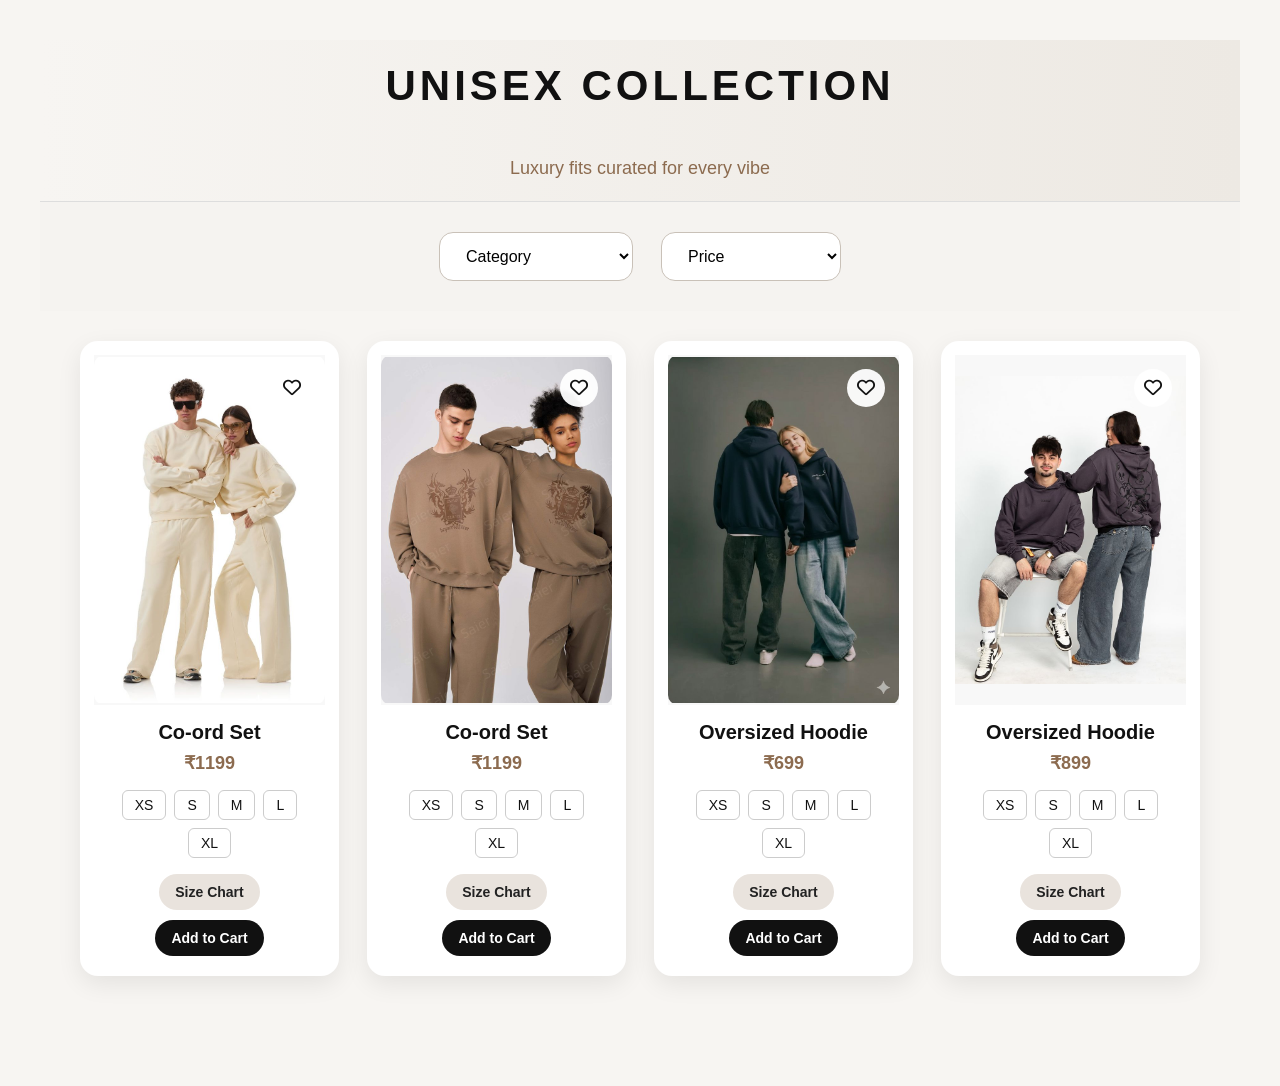
<file: unisex.html>
<!DOCTYPE html>
<html lang="en">
<head>
    <meta charset="UTF-8">
    <meta name="viewport" content="width=device-width, initial-scale=1.0">
    <title>UNISEX Collection| UNIFYD</title>
    <link rel="stylesheet" href="products.css">
    <link rel="stylesheet" href="collection.css">
    <link rel="stylesheet" href="https://cdnjs.cloudflare.com/ajax/libs/font-awesome/6.5.0/css/all.min.css">
</head>
<body>
    
<!-- HERO BANNER -->
<section class="collection-hero">
  <h1>UNISEX COLLECTION</h1>
  <p>Luxury fits curated for every vibe</p>
</section>

<!-- FILTER BAR -->
<div class="filter-bar">
  <select id="categoryFilter" onchange="filterProducts()">
  <option value="all">Category</option>
  <option value="co-ord">Co-ord set</option>
  <option value="hoodie">Oversized Hoodie</option>
</select>

<select id="priceFilter" onchange="filterProducts()">
  <option value="all">Price</option>
  <option value="low">Under ₹500</option>
  <option value="mid">₹500 - ₹1000</option>
  <option value="high">Above ₹1000</option>
</select>
</div>

<div class="product-grid">

  <!-- Product Card 1-->
  <div class="product-card" data-category="co-ord Set" data-price="1199" data-name="co-ord Set">
    <div class="product-img">
    <img src="COLLECTION for website/UNISEX COLLECTION/off white co-ord set unisex.jpg" alt="Co-ord Set">
    <i class="fa-regular fa-heart wishlist" onclick="addToWishlist(this, 'co-ord Set', 1199, 'COLLECTION for website/UNISEX COLLECTION/off white co-ord set unisex.jpg', 'unisex.html')"></i>
    </div>
    <h3>Co-ord Set</h3>
    <p>₹1199</p>

  <!-- SIZE SELECTOR -->
    <div class="size-selector">
      <span class="size-btn">XS</span>
      <span class="size-btn">S</span>
      <span class="size-btn">M</span>
      <span class="size-btn">L</span>
      <span class="size-btn">XL</span>
    </div>
    <div class="product-actions">
      <button class="size-chart-btn" onclick="openSizeChart()">Size Chart</button>
      <button class="add-cart-btn" onclick="addToCartWithSize(this, 'co-ord Set',1199)">Add to Cart</button>
    </div>
  </div>

  <!-- Product Card 2-->
  <div class="product-card" data-category="co-ord Set" data-price="1199" data-name="co-ord Set">
    <div class="product-img">
    <img src="COLLECTION for website/UNISEX COLLECTION/biege brown hoodie.jpg" alt="Co-ord Set">
    <i class="fa-regular fa-heart wishlist" onclick="addToWishlist(this, 'Co-ord Set', 1199, 'COLLECTION for website/UNISEX COLLECTION/biege brown hoodie.jpg','unisex.html')"></i>
    </div>
    <h3>Co-ord Set</h3>
    <p>₹1199</p>

    <!-- SIZE SELECTOR -->
    <div class="size-selector">
      <span class="size-btn">XS</span>
      <span class="size-btn">S</span>
      <span class="size-btn">M</span>
      <span class="size-btn">L</span>
      <span class="size-btn">XL</span>
    </div>
    <div class="product-actions">
      <button class="size-chart-btn" onclick="openSizeChart()">Size Chart</button>
      <button class="add-cart-btn" onclick="addToCartWithSize(this, 'Co-ord Set',799)">Add to Cart</button>
    </div>
  </div>

  <!-- Product Card 3-->
  <div class="product-card" data-category="hoodie" data-price="699" data-name="hoodie">
    <div class="product-img">
    <img src="COLLECTION for website/UNISEX COLLECTION/blue hoodie.jpg" alt="Oversized Hoodie">
    <i class="fa-regular fa-heart wishlist" onclick="addToWishlist(this, 'Oversized Hoodie', 699, 'COLLECTION for website/UNISEX COLLECTION/blue hoodie.jpg', 'unisex.html')"></i>
    </div>
    <h3>Oversized Hoodie</h3>
    <p>₹699</p>

    <!-- SIZE SELECTOR -->
    <div class="size-selector">
      <span class="size-btn">XS</span>
      <span class="size-btn">S</span>
      <span class="size-btn">M</span>
      <span class="size-btn">L</span>
      <span class="size-btn">XL</span>
    </div>
    <div class="product-actions">
      <button class="size-chart-btn" onclick="openSizeChart()">Size Chart</button>
      <button class="add-cart-btn" onclick="addToCartWithSize(this, 'Oversized Hoodie',699)">Add to Cart</button>
    </div>
  </div>

  <!-- Product Card 4-->
  <div class="product-card" data-category="hoodie" data-price="899" data-name="hoodie">
    <div class="product-img">
    <img src="COLLECTION for website/UNISEX COLLECTION/Oversized Boxy fit Hoodie purple.jpg" alt="Oversized Hoodie">
    <i class="fa-regular fa-heart wishlist" onclick="addToWishlist(this, 'Oversized Hoodie', 899, 'COLLECTION for website/UNISEX COLLECTION/Oversized Boxy fit Hoodie purple.jpg', 'unisex.html')"></i>
    </div>
    <h3>Oversized Hoodie</h3>
    <p>₹899</p>

    <!-- SIZE SELECTOR -->
    <div class="size-selector">
      <span class="size-btn">XS</span>
      <span class="size-btn">S</span>
      <span class="size-btn">M</span>
      <span class="size-btn">L</span>
      <span class="size-btn">XL</span>
    </div>
    <div class="product-actions">
      <button class="size-chart-btn" onclick="openSizeChart()">Size Chart</button>
      <button class="add-cart-btn" onclick="addToCartWithSize(this, 'Oversized Hoodie',899)">Add to Cart</button>
    </div>
  </div>
</div>

<!-- SIZE CHART MODAL -->
<div id="sizeChartModal" class="size-chart-modal">
  <div class="size-chart-content">
    <span class="close-modal" onclick="closeSizeChart()">&times;</span>
    <h2>Size Chart</h2>

    <div class="size-chart-wrapper">
      <img src="COLLECTION for website/WOMENS COLLECTION/size chart.jpeg" alt="Size Chart">
    </div>
  </div>
</div>

<div id="toast" class="toast"></div>

<script src="cart.js"></script>
<Script src="collection.js"></Script>

</body>
</html>
</file>
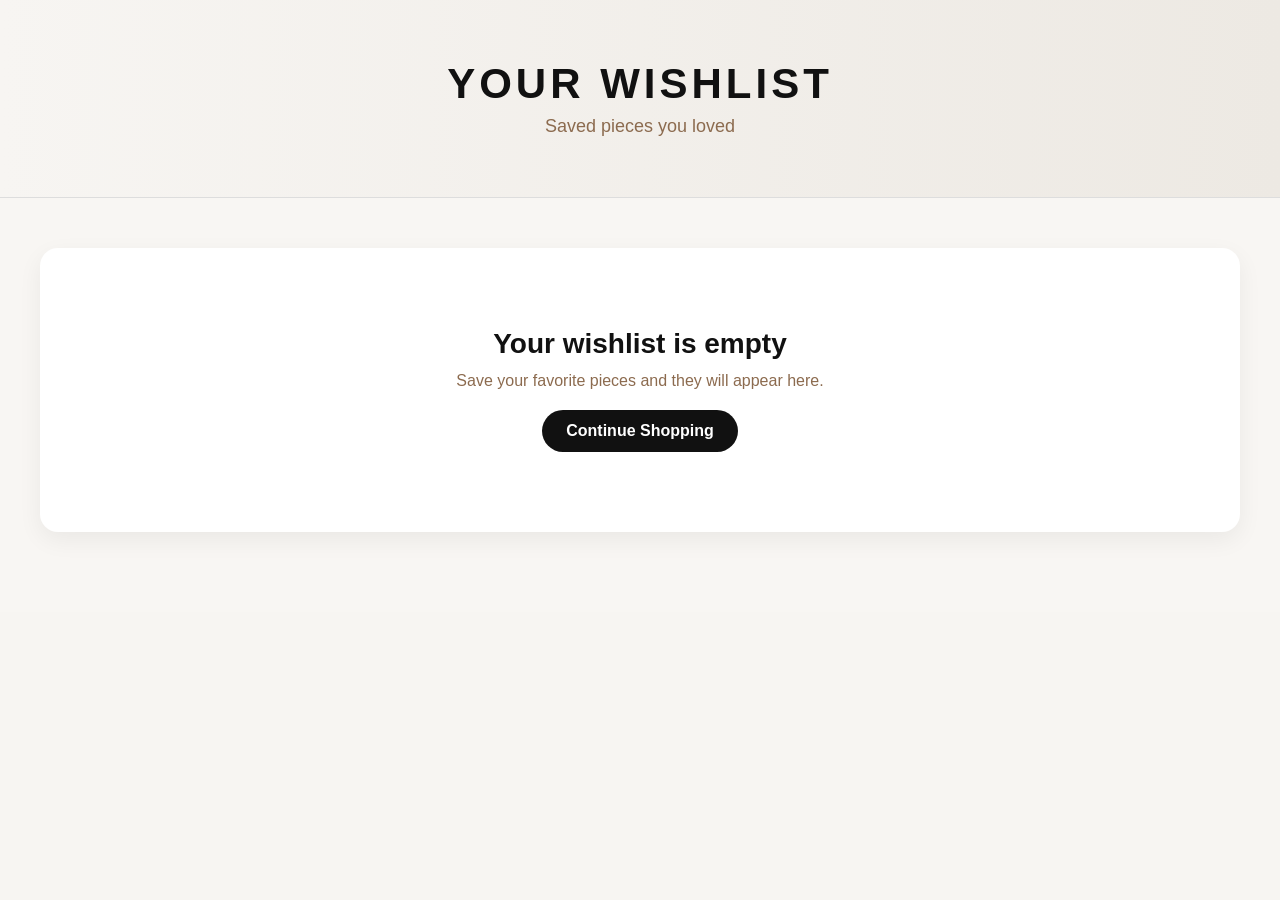
<file: wishlist.html>
<!DOCTYPE html>
<html lang="en">
<head>
  <meta charset="UTF-8" />
  <meta name="viewport" content="width=device-width, initial-scale=1.0" />
  <title>Wishlist | UNIFYD</title>
  <link rel="stylesheet" href="wishlist.css" />
  <link rel="stylesheet" href="https://cdnjs.cloudflare.com/ajax/libs/font-awesome/6.5.0/css/all.min.css">
</head>
<body>

  <section class="wishlist-hero">
    <h1>YOUR WISHLIST</h1>
    <p>Saved pieces you loved</p>
  </section>

  <div class="wishlist-container">
    <div id="wishlist-grid" class="wishlist-grid"></div>
  </div>

  <script src="wishlist.js"></script>
</body>
</html>
</file>
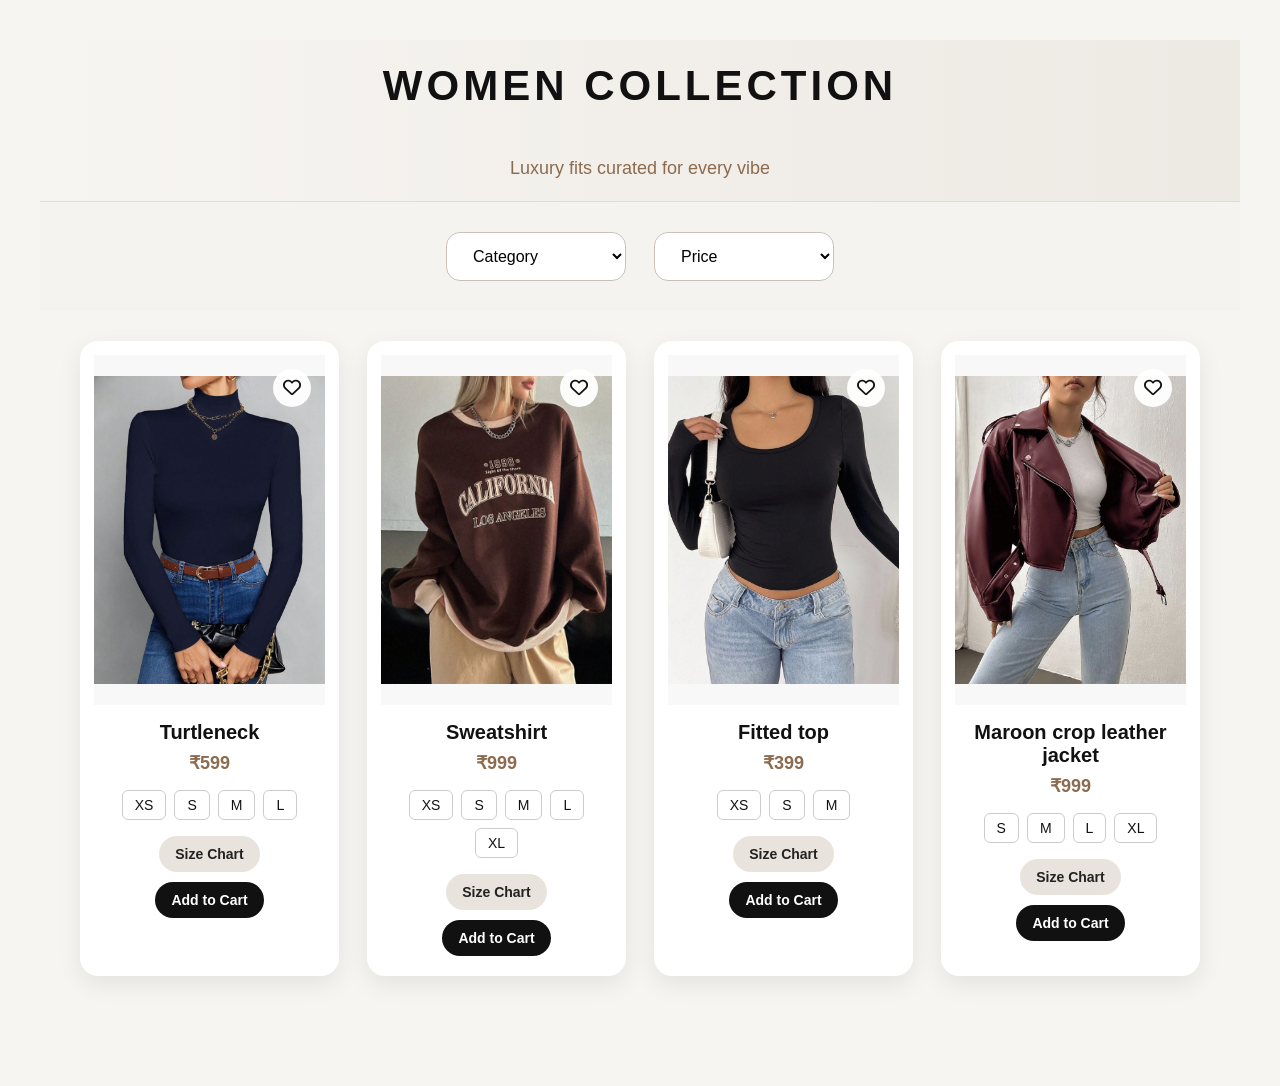
<file: women.html>
<!DOCTYPE html>
<html lang="en">
<head>
  <meta charset="UTF-8">
  <meta name="viewport" content="width=device-width, initial-scale=1.0">
  <title>Women Collection | UNIFYD</title>
  <link rel="stylesheet" href="products.css">
  <link rel="stylesheet" href="collection.css">
  <link rel="stylesheet" href="https://cdnjs.cloudflare.com/ajax/libs/font-awesome/6.5.0/css/all.min.css">
</head>
<body>

<!-- HERO BANNER -->
<section class="collection-hero">
  <h1>WOMEN COLLECTION</h1>
  <p>Luxury fits curated for every vibe</p>
</section>

<!-- FILTER BAR -->
<div class="filter-bar">
  <select id="categoryFilter" onchange="filterProducts()">
    <option value="all">Category</option>
    <option value="Turtleneck">Turtleneck</option>
    <option value="Sweatshirt">Sweatshirt</option>
    <option value="Fitted top">Fitted top</option>
    <option value="Leather jacket">Jacket</option>
  </select>

  <select id="priceFilter" onchange="filterProducts()">
    <option value="all">Price</option>
    <option value="low">Under ₹500</option>
    <option value="mid">₹500 - ₹1000</option>
    <option value="high">Above ₹1000</option>
  </select>
</div>

<div class="product-grid">

  <!-- Product Card 1 -->
  <div class="product-card" data-category="Turtleneck" data-price="599" data-name="Turtleneck">
    <div class="product-img">
      <img src="COLLECTION for website/WOMENS COLLECTION/Womens Turtleneck/blue Womens Turtleneck.jpg" alt="Turtleneck">
      <i class="fa-regular fa-heart wishlist" onclick="addToWishlist(this, 'Turtleneck', 599, 'COLLECTION for website/WOMENS COLLECTION/Womens Turtleneck/blue Womens Turtleneck.jpg', 'women.html')"></i>
    </div>
    <h3>Turtleneck</h3>
    <p>₹599</p>
    <div class="size-selector">
      <span class="size-btn">XS</span>
      <span class="size-btn">S</span>
      <span class="size-btn">M</span>
      <span class="size-btn">L</span>
    </div>
    <div class="product-actions">
      <button class="size-chart-btn" onclick="openSizeChart()">Size Chart</button>
      <button class="add-cart-btn" onclick="addToCartWithSize(this, 'Turtleneck', 599)">Add to Cart</button>
    </div>
  </div>

  <!-- Product Card 2 -->
  <div class="product-card" data-category="Sweatshirt" data-price="999" data-name="Sweatshirt">
    <div class="product-img">
      <img src="COLLECTION for website/WOMENS COLLECTION/sweatshirt/brown sweatshirt.jpg" alt="Sweatshirt">
      <i class="fa-regular fa-heart wishlist" onclick="addToWishlist(this, 'Sweatshirt', 999, 'COLLECTION for website/WOMENS COLLECTION/sweatshirt/brown sweatshirt.jpg', 'women.html')"></i>
    </div>
    <h3>Sweatshirt</h3>
    <p>₹999</p>

    <div class="size-selector">
      <span class="size-btn">XS</span>
      <span class="size-btn">S</span>
      <span class="size-btn">M</span>
      <span class="size-btn">L</span>
      <span class="size-btn">XL</span>
    </div>

    <div class="product-actions">
      <button class="size-chart-btn" onclick="openSizeChart()">Size Chart</button>
      <button class="add-cart-btn" onclick="addToCartWithSize(this, 'Sweatshirt', 999)">Add to Cart</button>
    </div>
  </div>

  <!-- Product Card 3 -->
  <div class="product-card" data-category="Fitted top" data-price="399" data-name="Fitted top">
    <div class="product-img">
      <img src="COLLECTION for website/WOMENS COLLECTION/fitted top/black fitted top.jpg" alt="Fitted top">
      <i class="fa-regular fa-heart wishlist" onclick="addToWishlist(this, 'Fitted top', 399, 'COLLECTION for website/WOMENS COLLECTION/fitted top/black fitted top.jpg', 'women.html')"></i>
    </div>
    <h3>Fitted top</h3>
    <p>₹399</p>

    <div class="size-selector">
      <span class="size-btn">XS</span>
      <span class="size-btn">S</span>
      <span class="size-btn">M</span>
    </div>

    <div class="product-actions">
      <button class="size-chart-btn" onclick="openSizeChart()">Size Chart</button>
      <button class="add-cart-btn" onclick="addToCartWithSize(this, 'Fitted top', 399)">Add to Cart</button>
    </div>
  </div>

  <!-- Product Card 4 -->
  <div class="product-card" data-category="Leather jacket" data-price="999" data-name="Maroon crop leather jacket">
    <div class="product-img">
      <img src="COLLECTION for website/WOMENS COLLECTION/leather jacket/maroon crop leather jacket.jpg" alt="Maroon crop leather jacket">
      <i class="fa-regular fa-heart wishlist" onclick="addToWishlist(this, 'Maroon crop leather jacket', 999, 'COLLECTION for website/WOMENS COLLECTION/leather jacket/maroon crop leather jacket.jpg', 'women.html')"></i>
    </div>
    <h3>Maroon crop leather jacket</h3>
    <p>₹999</p>

    <div class="size-selector">
      <span class="size-btn">S</span>
      <span class="size-btn">M</span>
      <span class="size-btn">L</span>
      <span class="size-btn">XL</span>
    </div>

    <div class="product-actions">
      <button class="size-chart-btn" onclick="openSizeChart()">Size Chart</button>
      <button class="add-cart-btn" onclick="addToCartWithSize(this, 'Maroon crop leather jacket', 999)">Add to Cart</button>
    </div>
  </div>

</div>

<!-- SIZE CHART MODAL -->
<div id="sizeChartModal" class="size-chart-modal">
  <div class="size-chart-content">
    <span class="close-modal" onclick="closeSizeChart()">&times;</span>
    <h2>Size Chart</h2>

    <div class="size-chart-wrapper">
      <img src="COLLECTION for website/WOMENS COLLECTION/size chart.jpeg" alt="Size Chart">
    </div>
  </div>
</div>

<div id="toast" class="toast"></div>

<script src="cart.js"></script>
<script src="collection.js"></script>
</body>
</html>
</file>
<file: style.css>
/* ===== GLOBAL STYLES ===== */
    * {
      margin: 0;
      padding: 0;
      box-sizing: border-box;
      font-family: 'Poppins', sans-serif;
    }
    
    body {
      background: #000;
      color: #fff;
      scroll-behavior: smooth;
    }
    
    /* ===== NAVBAR ===== */
    .navbar {
      position: fixed;
      top: 0;
      left: 0;
      width: 100%;
      padding: 20px 40px;
      display: flex;  
      align-items: center;
      justify-content: space-between;
      z-index: 1000;
      background: transparent;
      transition: background 0.35s ease, box-shadow 0.35s ease;
    }
    
    .navbar.scrolled {
      background: #ffffff !important;
      color: #000;
      box-shadow: 0 2px 20px rgba(0, 0, 0, 0.3);
    }
    
    .nav-left,
    .nav-right {
      display: flex;
      align-items: center;
      gap: 15px;
    }

    .nav-right{
      margin-left: auto;
    }

.nav-right i {
  font-size: 20px;
  cursor: pointer;
}

/* default white navbar text/icons */
.hamburger i,
.nav-right i,
.call-us,
.brand {
  color: #ffffff;
  transition: transform 0.3s ease, color 0.3s ease;
}

/* after scroll make them dark */
.navbar.scrolled .hamburger i,
.navbar.scrolled .nav-right i,
.navbar.scrolled .call-us,
.navbar.scrolled .brand {
  color: #111111 !important;
}

.nav-right i:hover {
  transform: scale(1.1);
  color: #d4af37;
}

#searchBox {
  display: none; /* hide by default */
  padding: 6px 10px;
  border-radius: 20px;
  border: 1px solid white;
  outline: none;
  margin-left: 10px;
  width: 150px;
}

.products {
  padding: 50px;
  background: black;
  color: white;
}

.product {
  padding: 10px;
  border-bottom: 1px solid gray;
  font-size: 18px;
}

/* LOGIN SIGNUP PAGE */

.auth-container {
  display: flex;
  justify-content: center;
  align-items: center;
  height: 100vh;
  background: linear-gradient(135deg, #000, #444);
}

.auth-box {
  background: white;
  padding: 30px;
  border-radius: 15px;
  width: 350px;
  box-shadow: 0 0 20px rgba(0,0,0,0.4);
  text-align: center;
}

.auth-box h2 {
  margin-bottom: 20px;
}

.auth-box input {
  width: 100%;
  padding: 10px;
  margin: 10px 0;
  border-radius: 5px;
  border: 1px solid #ccc;
}

.auth-box button {
  width: 100%;
  padding: 10px;
  background: black;
  color: white;
  border: none;
  border-radius: 20px;
  cursor: pointer;
  font-size: 16px;
}

.auth-box p {
  margin-top: 10px;
}

.auth-box span {
  color: blue;
  cursor: pointer;
  font-weight: bold;
}

/* Hide signup by default */
#signupForm {
  display: none;
}
    
    .hamburger i,
    .nav-right i {
      font-size: 20px;
      cursor: pointer;
      transition: transform 0.3s ease;
    }
    
    .hamburger i:hover,
    .nav-right i:hover {
      transform: scale(1.1);
    }
    
    .call-us {
      font-size: 20px;
      letter-spacing: 1px;
      cursor: pointer;
      text-transform: uppercase;
      transition: color 0.3s ease;
      font-weight: 500;
      font-family: sans-serif;
    }
    
    .call-us:hover {
      color: #d4af37;
    }
    
    .brand {
      font-size: 35px;
      font-weight: 800;
      letter-spacing: 3px;
      cursor: pointer;
      transition: letter-spacing 0.3s ease;  
      margin-left: auto; 
    }
    
    .brand:hover {
      letter-spacing: 4px;
    }

    #cart-count {
      background: red;
      color: white;
      font-size: 12px;
      padding: 2px 6px;
      border-radius: 50%;
      position: relative;
      top: -10px;
      left: -5px;
      min-width: 20px;
      text-align: center;
      line-height: 1.2;
    }

        .wishlist-icon-wrapper {
      position: relative;
      display: inline-flex;
      align-items: center;
      justify-content: center;
      cursor: pointer;
    }

#wishlist-count {
  background: red;
  color: white;
  font-size: 12px;
  padding: 2px 6px;
  border-radius: 50%;
  position: absolute;
  top: -10px;
  right: -10px;
  min-width: 20px;
  text-align: center;
  line-height: 1.2;
}
    
    /* ===== SIDE MENU ===== */
    .side-menu {
      position: fixed;
      top: 80px;
      left: 40px;
      background: rgba(83, 63, 13, 0.95);
      backdrop-filter: blur(10px);
      padding: 20px 30px;
      border-radius: 8px;
      display: none;
      z-index: 1001;
      min-width: 200px;
      box-shadow: 0 8px 32px rgba(0, 0, 0, 0.3);
    }
    
    .side-menu.active {
      display: block;
      animation: slideIn 0.3s ease;
    }
    
    @keyframes slideIn {
      from { opacity: 0; transform: translateY(-10px); }
      to { opacity: 1; transform: translateY(0); }
    }
    
    .side-menu ul {
      list-style: none;
    }
    
    .side-menu li {
      font-size: 16px;
      letter-spacing: 1px;
      margin: 12px 0;
      cursor: pointer;
      transition: all 0.3s ease;
      padding: 8px 12px;
      border-radius: 4px;
    }
    
    .side-menu li:hover {
      background: rgba(255, 255, 255, 0.1);
      transform: translateX(6px);
      color: #f8e6c3;
    }
    
    /* ===== HERO SECTION ===== */
    .hero {
      height: 100vh;
      width: 100%;
      background-image: url("https://i.pinimg.com/1200x/54/9a/54/549a54ab29422b393dcf9e41274c7c64.jpg");
      background-size: cover;
      background-position: center;
      background-repeat: no-repeat;
     /*background-attachment: fixed; */
      display: flex;
      justify-content: center;
      align-items: flex-end;
      position: relative;
      
    }
    
    .hero::before {
      content: '';
      position: absolute;
      inset: 0;
      background: linear-gradient(to bottom, rgba(0,0,0,0.2), rgba(0,0,0,0.6));
    }
    
    .hero-content {
      position: relative;
      z-index: 2;
      text-align: center;
      padding: 20px;
      animation: fadeInUp 1s ease;
    }
    
    @keyframes fadeInUp {
      from { opacity: 0; transform: translateY(30px); }
      to { opacity: 1; transform: translateY(0); }
    }
    
    .hero h1 {
      font-size: 60px;
      font-weight: 800;
      letter-spacing: 4px;
      margin-bottom: 30px;
      text-shadow: 2px 2px 10px rgba(0,0,0,0.5);
    }
    
    .hero-options {
      display: flex;
      justify-content: center;
      gap: 40px;
      font-size: 25px;
      font-weight: 600;
    }
    
    .hero-options a {
      cursor: pointer;
      position: relative;
      padding: 10px 10px;
      transition: all 0.3s ease;
      color: white;
    }
    .hero-options a::after {
      content: '';
      position: absolute;
      left: 50%;
      bottom: -5px;
      width: 0;
      height: 2px;
      background: #fff;
      transition: all 0.3s ease;
      transform: translateX(-50%);
    }
    
    .hero-options a:hover::after {
      width: 100%;
    }
    
    .hero-options a:hover {
      color: #f8e6c3;
    }
    
    /* ===== COLLECTIONS SECTION ===== */
    .collections {
      background: linear-gradient(135deg, #807267 0%, #6b5d52 100%);
      padding: 100px 60px;
      text-align: center;
    }
    
    .collections h2 {
      font-size: 42px;
      font-weight: 800;
      letter-spacing: 3px;
      margin-bottom: 60px;
      position: relative;
      display: inline-block;
    }
    
    .collections h2::after {
      content: '';
      position: absolute;
      bottom: -10px;
      left: 50%;
      transform: translateX(-50%);
      width: 100px;
      height: 3px;
      background: #fff;
    }
    
    .collection-grid {
      display: grid;
      grid-template-columns: repeat(3, 1fr);
      gap: 40px;
      max-width: 1400px;
      margin: 0 auto;
    }
    
    .collection-card {
      position: relative;
      height: 500px;
      cursor: pointer;
      overflow: hidden;
      border-radius: 12px;
      transition: transform 0.4s ease, box-shadow 0.4s ease;
    }
    
    .collection-card:hover {
      transform: translateY(-10px);
      box-shadow: 0 20px 40px rgba(0,0,0,0.3);
    }
    
    .collection-card img {
      width: 100%;
      height: 100%;
      object-fit: cover;
      transition: transform 0.8s ease;
    }
    
    .collection-card:hover img {
      transform: scale(1.1);
    }
    
    .collection-card .overlay {
      position: absolute;
      inset: 0;
      background: linear-gradient(to top, rgba(0,0,0,0.8), transparent);
      display: flex;
      align-items: flex-end;
      justify-content: center;
      padding-bottom: 40px;
      font-size: 32px;
      font-weight: 800;
      letter-spacing: 4px;
      transition: all 0.4s ease;
    }
    
    .collection-card:hover .overlay {
      background: linear-gradient(to top, rgba(0,0,0,0.9), transparent);
      padding-bottom: 60px;
    }
    
    /* ===== SKIN TONE GUIDE ===== */
    .under-tone-guide {
      background: linear-gradient(135deg, #a9927d 0%, #8a7968 100%);
      padding: 100px 60px;
      text-align: center;
    }
    
    .under-tone-guide h2 {
      font-size: 42px;
      font-weight: 800;
      letter-spacing: 3px;
      margin-bottom: 40px;
    }
    
    .under-tone-container {
      max-width: 1200px;
      margin: 0 auto;
    }
    
    .under-tone-intro {
      font-size: 18px;
      line-height: 1.8;
      margin-bottom: 50px;
      color: #f5f5f5;
      max-width: 800px;
      margin-left: auto;
      margin-right: auto;
    }
    
    .under-tone-types {
      display: grid;
      grid-template-columns: repeat(3, 1fr);
      gap: 30px;
      margin-bottom: 50px;
    }
    
    .under-tone-card {
      background: rgba(255, 255, 255, 0.1);
      backdrop-filter: blur(10px);
      padding: 30px;
      border-radius: 12px;
      border: 1px solid rgba(255, 255, 255, 0.2);
      transition: transform 0.3s ease, background 0.3s ease;
    }
    
    .under-tone-card:hover {
      transform: translateY(-5px);
      background: rgba(255, 255, 255, 0.15);
    }
    
    .under-tone-card h3 {
      font-size: 24px;
      margin-bottom: 15px;
      color: #f8e6c3;
    }
    
    .under-tone-card p {
      font-size: 16px;
      line-height: 1.6;
      color: #e0e0e0;
    }
    
    .identify-btn {
      background: transparent;
      color: #fff;
      border: 2px solid #fff;
      padding: 15px 40px;
      font-size: 16px;
      letter-spacing: 2px;
      cursor: pointer;
      transition: all 0.3s ease;
      border-radius: 30px;
      margin-top: 20px;
    }
    
    .identify-btn:hover {
      background: #fff;
      color: #000;
      transform: translateY(-2px);
      box-shadow: 0 5px 15px rgba(255, 255, 255, 0.2);
    }
    
/* ===== MERGED STYLE GUIDE SECTION ===== */
.style-guide {
  background: linear-gradient(135deg, #907b67 0%, #7a6857 100%);
  padding: 120px 80px;
  position: relative;
  overflow: hidden;
}

.style-guide::before {
  content: "";
  position: absolute;
  top: -80px;
  right: -80px;
  width: 260px;
  height: 260px;
  background: rgba(255,255,255,0.05);
  border-radius: 50%;
  filter: blur(10px);
}

.style-guide::after {
  content: "";
  position: absolute;
  bottom: -100px;
  left: -60px;
  width: 240px;
  height: 240px;
  background: rgba(255,255,255,0.04);
  border-radius: 50%;
  filter: blur(10px);
}

.section-top-label {
  text-align: center;
  font-size: 14px;
  font-weight: 700;
  letter-spacing: 4px;
  text-transform: uppercase;
  color: #f8e6c3;
  margin-bottom: 50px;
  position: relative;
  z-index: 2;
}

.style-guide-content {
  display: grid;
  grid-template-columns: 1fr 1fr;
  align-items: center;
  gap: 80px;
  max-width: 1400px;
  margin: 0 auto;
  position: relative;
  z-index: 2;
}

.style-image {
  width: 100%;
  height: 700px;
  overflow: hidden;
  border-radius: 24px;
  box-shadow: 0 25px 60px rgba(0,0,0,0.28);
  position: relative;
}

.style-image img {
  width: 100%;
  height: 100%;
  object-fit: cover;
  transition: transform 0.8s ease;
}

.style-image:hover img {
  transform: scale(1.06);
}

.style-text {
  color: #fff;
}

.style-text h2 {
  font-size: 52px;
  font-weight: 800;
  letter-spacing: 4px;
  margin-bottom: 24px;
  line-height: 1.15;
}

.style-description {
  font-size: 18px;
  line-height: 1.9;
  color: #f3f0eb;
  margin-bottom: 20px;
  max-width: 560px;
}

.style-brand-line {
  font-size: 18px;
  font-weight: 600;
  color: #f8e6c3;
  margin-bottom: 36px;
  letter-spacing: 1px;
}

.style-features {
  display: grid;
  grid-template-columns: 1fr 1fr;
  gap: 22px;
  margin-bottom: 36px;
}

.feature {
  background: rgba(255, 255, 255, 0.12);
  padding: 24px;
  border-radius: 18px;
  border: 1px solid rgba(255,255,255,0.12);
  backdrop-filter: blur(8px);
  transition: all 0.35s ease;
  position: relative;
}

.feature:hover {
  transform: translateY(-8px);
  box-shadow: 0 18px 35px rgba(0,0,0,0.18);
  background: rgba(255, 255, 255, 0.16);
}

.feature-icon {
  display: inline-block;
  font-size: 18px;
  color: #f8e6c3;
  margin-bottom: 12px;
}

.feature h4 {
  font-size: 20px;
  margin-bottom: 12px;
  color: #fff4db;
  line-height: 1.4;
}

.feature p {
  font-size: 14px;
  margin-bottom: 0;
  color: #e7dfd7;
  line-height: 1.8;
}

.style-buttons {
  display: flex;
  flex-wrap: wrap;
  gap: 16px;
}

.style-buttons button {
  padding: 16px 34px;
  font-size: 15px;
  letter-spacing: 1.6px;
  cursor: pointer;
  transition: all 0.3s ease;
  border-radius: 40px;
  font-weight: 600;
}

.primary-btn {
  background: #fff;
  color: #111;
  border: 2px solid #fff;
}

.primary-btn:hover {
  background: transparent;
  color: #fff;
  transform: translateY(-3px);
  box-shadow: 0 12px 24px rgba(255,255,255,0.15);
}

.secondary-btn {
  background: transparent;
  color: #fff;
  border: 2px solid rgba(255,255,255,0.8);
}

.secondary-btn:hover {
  background: #fff;
  color: #111;
  transform: translateY(-3px);
  box-shadow: 0 12px 24px rgba(0,0,0,0.12);
}

/* ===== RESPONSIVE ===== */
@media (max-width: 1200px) {
  .style-guide {
    padding: 100px 50px;
  }

  .style-guide-content {
    gap: 50px;
  }

  .style-image {
    height: 620px;
  }

  .style-text h2 {
    font-size: 44px;
  }

  .seasons-grid {
    grid-template-columns: repeat(2, 1fr);
  }
}

@media (max-width: 992px) {
  .style-guide {
    padding: 90px 30px;
  }

  .style-guide-content {
    grid-template-columns: 1fr;
    gap: 50px;
    margin-bottom: 70px;
  }

  .style-image {
    height: 550px;
  }

  .style-text h2 {
    font-size: 40px;
  }

  .style-features {
    grid-template-columns: 1fr;
  }

  .section-top-label {
    margin-bottom: 35px;
  }

  .season-preview-header h3 {
    font-size: 34px;
  }
}

@media (max-width: 768px) {
  .seasons-grid {
    grid-template-columns: 1fr;
  }
}

@media (max-width: 576px) {
  .style-guide {
    padding: 70px 20px;
  }

  .style-image {
    height: 420px;
    border-radius: 18px;
  }

  .style-text h2 {
    font-size: 32px;
    letter-spacing: 2px;
  }

  .style-description {
    font-size: 16px;
  }

  .style-brand-line {
    font-size: 16px;
  }

  .style-buttons {
    flex-direction: column;
    align-items: stretch;
  }

  .style-buttons button {
    width: 100%;
    text-align: center;
  }

  .feature {
    padding: 20px;
  }

  .section-top-label {
    font-size: 12px;
    letter-spacing: 3px;
    margin-bottom: 28px;
  }

/* ===== RESPONSIVE ===== */
@media (max-width: 992px) {
  .style-modal-grid {
    grid-template-columns: 1fr;
  }

  .style-modal-seasons {
    grid-template-columns: repeat(2, 1fr);
  }

  .style-modal-header h2 {
    font-size: 38px;
  }
}

@media (max-width: 576px) {
  .style-guide-modal-content {
    padding: 40px 20px 28px;
    border-radius: 20px;
  }

  .style-modal-header h2 {
    font-size: 30px;
    letter-spacing: 2px;
  }

  .style-modal-header p {
    font-size: 15px;
  }

  .style-modal-seasons {
    grid-template-columns: 1fr;
  }

  .style-modal-buttons {
    flex-direction: column;
  }

  .style-modal-buttons button {
    width: 100%;
  }
}
}
    
    /* ===== FOOTER ===== */
    .footer {
      background: linear-gradient(to bottom, #000 0%, #111 100%);
      padding: 100px 60px 30px;
      border-top: 1px solid #222;
    }
    
    .footer-container {
      display: grid;
      grid-template-columns: repeat(4, 1fr);
      gap: 60px;
      max-width: 1400px;
      margin: 0 auto;
    }
    
    .footer-brand h3 {
      font-size: 32px;
      font-weight: 800;
      letter-spacing: 4px;
      margin-bottom: 15px;
    }
    
    .footer-brand p {
      font-size: 16px;
      color: #aaa;
      line-height: 1.6;
    }
    
    .footer-links h4,
    .footer-social h4 {
      font-size: 18px;
      letter-spacing: 2px;
      margin-bottom: 25px;
      color: #f8e6c3;
    }
    
    .footer-links ul {
      list-style: none;
    }
    
    .footer-links li {
      margin-bottom: 15px;
    }
    
    .footer-links a {
      text-decoration: none;
      color: #aaa;
      font-size: 16px;
      transition: all 0.3s ease;
      display: inline-block;
    }
    
    .footer-links a:hover {
      color: #fff;
      transform: translateX(5px);
    }
    
    .footer-social .social-icons {
      display: flex;
      gap: 25px;
    }
    
    .footer-social i {
      font-size: 22px;
      cursor: pointer;
      transition: all 0.3s ease;
      background: rgba(255, 255, 255, 0.1);
      width: 50px;
      height: 50px;
      border-radius: 50%;
      display: flex;
      align-items: center;
      justify-content: center;
    }
    
    .footer-social i:hover {
      transform: translateY(-5px) scale(1.1);
      background: rgba(255, 255, 255, 0.2);
      color: #f8e6c3;
    }
    
    .footer-bottom {
      text-align: center;
      margin-top: 80px;
      padding-top: 30px;
      border-top: 1px solid #333;
      font-size: 14px;
      color: #777;
    }
    
    .footer-bottom p {
      margin-top: 10px;
      font-size: 12px;
      color: #555;
    }
    
    /* ===== MODAL ===== */
    .modal {
      display: none;
      position: fixed;
      top: 0;
      left: 0;
      width: 100%;
      height: 100%;
      background: rgba(0, 0, 0, 0.9);
      z-index: 2000;
      align-items: center;
      justify-content: center;
    }
    
    .modal.active {
      display: flex;
      animation: fadeIn 0.3s ease;
    }
    
    @keyframes fadeIn {
      from { opacity: 0; }
      to { opacity: 1; }
    }
    
    .modal-content {
      background: linear-gradient(135deg, #1a1a1a 0%, #2d2d2d 100%);
      padding: 50px;
      border-radius: 20px;
      max-width: 800px;
      width: 90%;
      max-height: 80vh;
      overflow-y: auto;
      position: relative;
    }
    
    .modal-close {
      position: absolute;
      top: 20px;
      right: 20px;
      font-size: 24px;
      cursor: pointer;
      color: #aaa;
      transition: color 0.3s ease;
    }
    
    .modal-close:hover {
      color: #fff;
    }
    
    .modal h2 {
      font-size: 36px;
      margin-bottom: 30px;
      color: #f8e6c3;
    }
    /* ===== RESPONSIVE DESIGN ===== */
    @media (max-width: 1200px) {
      .collection-grid {
        grid-template-columns: repeat(2, 1fr);
      }
      
      .seasons-grid {
        grid-template-columns: repeat(2, 1fr);
      }
    }
    
    @media (max-width: 992px) {
      .style-guide-content {
        grid-template-columns: 1fr;
        gap: 50px;
      }
      
      .style-image {
        height: 400px;
      }
      
      .footer-container {
        grid-template-columns: repeat(2, 1fr);
      }
    }
    
    @media (max-width: 768px) {
      .navbar {
        padding: 15px 20px;
      }
      
      .hero h1 {
        font-size: 36px;
      }
      
      .hero-options {
        flex-direction: column;
        gap: 20px;
      }
      
      .collections,
      .skin-tone-guide,
      .style-guide,
      .seasonal-styling,
      .footer {
        padding: 60px 20px;
      }
      
      .collection-grid,
      .skin-tone-types,
      .seasons-grid {
        grid-template-columns: 1fr;
      }
      
      .collection-card {
        height: 400px;
      }
      
      .style-features {
        grid-template-columns: 1fr;
      }
      
      .footer-container {
        grid-template-columns: 1fr;
        text-align: center;
      }
      
      .footer-social .social-icons {
        justify-content: center;
      }
      
      .modal-content {
        padding: 30px;
        width: 95%;
      }
    }
    
    @media (max-width: 480px) {
      .hero h1 {
        font-size: 28px;
        letter-spacing: 2px;
      }
      
      .collections h2,
      .skin-tone-guide h2,
      .style-text h2,
      .seasonal-styling h2 {
        font-size: 28px;
      }
      
      .brand {
        font-size: 20px;
      }
    }
</file>
<file: cart.css>
* {
  margin: 0;
  padding: 0;
  box-sizing: border-box;
}

body {
  font-family: "Poppins", sans-serif;
  background: linear-gradient(135deg, #f8f5f2, #f3efe9);
  color: #1e1e1e;
  min-height: 100vh;
}

.page-wrapper {
  width: 100%;
  padding: 40px 20px;
}

.cart-layout {
  max-width: 1200px;
  margin: 0 auto;
  display: grid;
  grid-template-columns: 2fr 1fr;
  gap: 28px;
  align-items: start;
}

/* Left Main */
.cart-main {
  background: rgba(255, 255, 255, 0.9);
  border-radius: 24px;
  padding: 30px;
  box-shadow: 0 14px 40px rgba(0, 0, 0, 0.08);
  backdrop-filter: blur(8px);
}

.cart-header {
  display: flex;
  justify-content: space-between;
  align-items: center;
  margin-bottom: 28px;
}

.mini-title {
  font-size: 13px;
  color: #9a7b63;
  font-weight: 600;
  letter-spacing: 1px;
  text-transform: uppercase;
  margin-bottom: 6px;
}

.cart-header h1 {
  font-size: 32px;
  font-weight: 700;
}

.cart-icon {
  width: 58px;
  height: 58px;
  border-radius: 18px;
  background: #f6efe8;
  display: flex;
  align-items: center;
  justify-content: center;
  font-size: 28px;
}

/* Cart items */
.cart-items {
  display: flex;
  flex-direction: column;
  gap: 18px;
}

.cart-item {
  display: grid;
  grid-template-columns: 1.8fr 110px 130px 100px;
  align-items: center;
  gap: 16px;
  padding: 18px;
  background: #fcfbfa;
  border: 1px solid #ece6df;
  border-radius: 18px;
  transition: 0.25s ease;
}

.cart-item:hover {
  transform: translateY(-2px);
  box-shadow: 0 10px 24px rgba(0, 0, 0, 0.05);
}

.item-info {
  display: flex;
  flex-direction: column;
  gap: 4px;
}

.item-name {
  font-size: 17px;
  font-weight: 600;
  color: #1d1d1d;
}

.item-size {
  font-size: 14px;
  color: #7b7b7b;
}

.item-price {
  font-size: 18px;
  font-weight: 700;
  color: #1c1c1c;
}

.qty-box {
  display: flex;
  align-items: center;
  justify-content: center;
  gap: 10px;
  background: #f4efe9;
  border-radius: 999px;
  padding: 8px 12px;
  width: fit-content;
}

.qty-box button {
  width: 32px;
  height: 32px;
  border: none;
  border-radius: 50%;
  background: #1f1f1f;
  color: white;
  cursor: pointer;
  font-size: 18px;
  transition: 0.2s ease;
}

.qty-box button:hover {
  background: #9a7b63;
}

.qty-number {
  min-width: 20px;
  text-align: center;
  font-weight: 600;
}

.remove-btn {
  border: none;
  background: #ffe4e4;
  color: #d63d3d;
  padding: 10px 14px;
  border-radius: 12px;
  font-weight: 600;
  cursor: pointer;
  transition: 0.2s ease;
}

.remove-btn:hover {
  background: #ffd1d1;
  transform: scale(1.03);
}

/* Right summary */
.cart-summary {
  position: sticky;
  top: 30px;
  background: #111111;
  color: white;
  border-radius: 24px;
  padding: 28px 24px;
  box-shadow: 0 14px 40px rgba(0, 0, 0, 0.12);
}

.cart-summary h2 {
  font-size: 24px;
  margin-bottom: 24px;
}

.summary-row,
.summary-total {
  display: flex;
  justify-content: space-between;
  align-items: center;
}

.summary-row {
  font-size: 15px;
  color: #d8d8d8;
  margin-bottom: 16px;
}

.free-text {
  color: #7ee081;
  font-weight: 600;
}

.summary-divider {
  height: 1px;
  background: rgba(255, 255, 255, 0.15);
  margin: 18px 0;
}

.summary-total {
  font-size: 24px;
  font-weight: 700;
  margin-bottom: 24px;
}

.cart-buttons {
  display: flex;
  flex-direction: column;
  gap: 12px;
}

.cart-buttons button {
  border: none;
  border-radius: 14px;
  padding: 14px 18px;
  font-size: 15px;
  font-weight: 600;
  cursor: pointer;
  transition: 0.25s ease;
}

.clear-btn {
  background: #2a2a2a;
  color: white;
}

.clear-btn:hover {
  background: #3a3a3a;
}

.checkout-btn {
  background: linear-gradient(135deg, #c49a78, #9a6d4d);
  color: white;
}

.checkout-btn:hover {
  transform: translateY(-2px);
  box-shadow: 0 10px 20px rgba(196, 154, 120, 0.35);
}

/* Empty cart */
.empty-cart {
  text-align: center;
  padding: 60px 20px;
  background: #fcfbfa;
  border: 1px dashed #d9cfc5;
  border-radius: 20px;
}

.empty-cart h3 {
  font-size: 24px;
  margin-bottom: 10px;
}

.empty-cart p {
  color: #6f6f6f;
  margin-bottom: 20px;
}

.shop-btn {
  display: inline-block;
  text-decoration: none;
  background: #111111;
  color: white;
  padding: 12px 22px;
  border-radius: 12px;
  font-weight: 600;
  transition: 0.2s ease;
}

.shop-btn:hover {
  background: #9a7b63;
}

/* Responsive */
@media (max-width: 900px) {
  .cart-layout {
    grid-template-columns: 1fr;
  }

  .cart-summary {
    position: static;
  }

  .cart-item {
    grid-template-columns: 1fr;
    gap: 14px;
  }

  .remove-btn {
    width: fit-content;
  }
}

@media (max-width: 500px) {
  .cart-main,
  .cart-summary {
    padding: 20px;
    border-radius: 18px;
  }

  .cart-header h1 {
    font-size: 24px;
  }

  .cart-icon {
    width: 48px;
    height: 48px;
    font-size: 22px;
  }

  .summary-total {
    font-size: 20px;
  }
}
</file>
<file: checkout.css>
body {
  margin: 0;
  font-family: 'Poppins', sans-serif;
  background: linear-gradient(135deg, #0f172a, #1e293b);
  color: white;
  display: flex;
  justify-content: center;
  align-items: center;
  height: 100vh;
}

/* ===== CARD ===== */
.payment-card {
  background: rgba(255,255,255,0.05);
  backdrop-filter: blur(20px);
  padding: 30px;
  border-radius: 20px;
  width: 320px;
  text-align: center;
  box-shadow: 0 10px 40px rgba(0,0,0,0.3);
  animation: fadeIn 1s ease;
}

.payment-card h1 {
  margin-bottom: 10px;
}

.payment-card p {
  color: #cbd5e1;
  font-size: 14px;
}

/* ===== BUTTON ===== */
.pay-btn {
  margin-top: 20px;
  padding: 12px 20px;
  border: none;
  border-radius: 10px;
  background: linear-gradient(45deg, #6366f1, #22c55e);
  color: white;
  font-size: 16px;
  cursor: pointer;
  transition: 0.3s;
}

.pay-btn:hover {
  transform: scale(1.05);
}

/* ===== LOADER ===== */
.loader {
  margin-top: 20px;
  display: none;
}

.loader span {
  display: inline-block;
  width: 8px;
  height: 8px;
  margin: 3px;
  background: white;
  border-radius: 50%;
  animation: bounce 0.6s infinite alternate;
}

.loader span:nth-child(2) { animation-delay: 0.2s; }
.loader span:nth-child(3) { animation-delay: 0.4s; }

@keyframes bounce {
  to { transform: translateY(-10px); }
}

/* ===== TOAST ===== */
.toast {
  position: fixed;
  bottom: 30px;
  right: 30px;
  background: #22c55e;
  color: white;
  padding: 15px 20px;
  border-radius: 10px;
  opacity: 0;
  transform: translateY(50px);
  transition: 0.5s;
  box-shadow: 0 5px 20px rgba(0,0,0,0.3);
}

.toast.show {
  opacity: 1;
  transform: translateY(0);
}

/* ===== SUCCESS ICON ===== */
.success-icon {
  font-size: 50px;
  display: none;
  animation: pop 0.5s ease;
}

@keyframes pop {
  0% { transform: scale(0); }
  100% { transform: scale(1); }
}

/* ===== ANIMATION ===== */
@keyframes fadeIn {
  from { opacity: 0; transform: translateY(30px);}
  to { opacity: 1; transform: translateY(0);}
}
</file>
<file: collection.css>
/* ===== GLOBAL ===== */
* {
  margin: 0;
  padding: 0;
  box-sizing: border-box;
  font-family: 'Poppins', sans-serif;
}

body {
  background: #f7f5f2;
  color: #111;
}

/* ===== HERO SECTION ===== */
.collection-hero {
  height: 18vh;
  background: linear-gradient(to right, #f7f5f2, #ede9e3);
  display: flex;
  flex-direction: column;
  justify-content: center;
  align-items: center;
  text-align: center;
  border-bottom: 1px solid #ddd;
}

.collection-hero h1 {
  font-size: 42px;
  font-weight: 700;
  letter-spacing: 4px;
  color: #111;
}

.collection-hero p {
  font-size: 18px;
  color: #8c6b4f;
  margin-top: 8px;
}

/* ===== FILTER BAR ===== */
.filter-bar {
  display: flex;
  justify-content: center;
  gap: 28px;
  padding: 30px 20px;
  background: #f5f3f0;
  flex-wrap: wrap;
  padding: 30px 20px;
}

.filter-bar select {
  padding: 14px 22px;
  min-width: 180px;
  border: 1px solid #c9c1b8;
  border-radius: 14px;
  font-size: 16px;
  background: #fff;
  cursor: pointer;
  outline: none;
}

/* ===== PRODUCT GRID ===== */
.product-grid {
  width: 100%;
  max-width: 1400px;
  margin: 0 auto;
  display: grid;
  grid-template-columns: repeat(4, minmax(250px, 1fr));
  gap: 28px;
  padding: 30px 40px 70px;
  align-items: start;
}

/* ===== PRODUCT CARD ===== */
.product-card {
  background: #fff;
  border-radius: 18px;
  overflow: hidden;
  box-shadow: 0 8px 24px rgba(0,0,0,0.08);
  transition: 0.3s ease;
  padding: 14px 14px 20px;
  display: flex;
  flex-direction: column;
  height: 100%;
}

.product-card:hover {
  transform: translateY(-8px);
}

/* ===== IMAGE ===== */
.product-img {
  position: relative;
  width: 100%;
  height: 350px;
  overflow: hidden;
  display: flex;
  align-items: center;
  justify-content: center;
  background: #f8f8f8;
}

.product-img img {
  width: 100%;
  height: 100%;
  object-fit: contain;
  display: block;
  transition: transform 0.4s ease;
}

.product-card:hover .product-img img {
  transform: scale(1.05);
}

/* ===== WISHLIST ICON ===== */
.wishlist {
  position: absolute;
  top: 14px;
  right: 14px;
  background: rgba(255,255,255,0.95);
  padding: 10px;
  border-radius: 50%;
  cursor: pointer;
  transition: 0.3s ease;
  font-size: 18px;
  z-index: 2;
}

.wishlist:hover {
  transform: scale(1.1);
}

.wishlist.active {
  color: red;
}

/* ===== TEXT ===== */
.product-card h3 {
  margin-top: 16px;
  font-size: 20px;
  font-weight: 600;
  text-align: center;
  padding: 0 18px;
}

.product-card p {
  color: #8c6b4f;
  font-size: 18px;
  font-weight: 600;
  text-align: center;
  margin: 8px 0 16px;
  padding: 0 18px;
}

/* ===== SIZE SELECTOR ===== */
.size-selector {
  display: flex;
  justify-content: center;
  gap: 8px;
  flex-wrap: wrap;
  margin-bottom: 16px;
   padding: 0 18px;
}

.size-btn {
  border: 1px solid #ccc;
  padding: 6px 12px;
  border-radius: 6px;
  font-size: 14px;
  cursor: pointer;
  transition: 0.2s;
}

.size-btn:hover {
  background: #111;
  color: white;
}

.size-btn.selected {
  background: #8c6b4f;
  color: white;
  border-color: #8c6b4f;
}

/* ===== PRODUCT ACTIONS ===== */
.product-actions {
  display: flex;
  justify-content: center;
  gap: 10px;
  flex-wrap: wrap;
  padding: 0 18px;
}

.product-actions button {
  border: none;
  padding: 10px 16px;
  border-radius: 20px;
  font-size: 14px;
  font-weight: 600;
  cursor: pointer;
  transition: 0.3s;
}

.size-chart-btn {
  background: #ece7e2;
  color: #222;
}

.size-chart-btn:hover {
  background: #ddd3ca;
}

.add-cart-btn {
  background: #111;
  color: white;
}

.add-cart-btn:hover {
  background: #8c6b4f;
}

/* ===== SIZE CHART MODAL ===== */
.size-chart-btn {
  padding: 10px 22px;
  border: none;
  border-radius: 30px;
  background: #e9e3dd;
  color: #222;
  font-size: 16px;
  font-weight: 600;
  cursor: pointer;
  transition: 0.3s ease;
  z-index: 10;
  position: relative;
}

.size-chart-btn:hover {
  background: #d8cfc7;
  transform: translateY(-2px);
}

.size-chart-modal {
  display: none;
  position: fixed;
  left: 0;
  top: 0;
  width: 100%;
  height: 100%;
  background: rgba(0,0,0,0.65);
  z-index: 9999;
  justify-content: center;
  align-items: center;
  padding: 20px;
}

.size-chart-modal.show {
  display: flex;
}

.size-chart-content {
  background: #fff;
  width: 90%;
  max-width: 700px;
  border-radius: 18px;
  padding: 24px;
  position: relative;
  text-align: center;
  animation: popupFade 0.3s ease;
}

.size-chart-content h2 {
  text-align: center;
  margin-bottom: 20px;
  font-size: 28px;
}

.size-chart-wrapper img {
  width: 100%;
  max-height: 70vh;
  object-fit: contain;
  border-radius: 12px;
}

.close-modal {
  position: absolute;
  top: 10px;
  right: 18px;
  font-size: 30px;
  cursor: pointer;
}

/* ===== RESPONSIVE ===== */
@media (max-width: 1200px) {
  .product-grid {
    grid-template-columns: repeat(3, 1fr);
    padding: 30px 24px 60px;
  }
}

@keyframes popupFade {
  from {
    opacity: 0;
    transform: scale(0.9);
  }
  to {
    opacity: 1;
    transform: scale(1);
  }
}

@media (max-width: 768px) {
  .collection-hero h1 {
    font-size: 36px;
  }

  .product-grid {
    grid-template-columns: 1fr;
    padding: 20px;
  }

  .filter-bar {
    flex-direction: column;
    align-items: center;
  }

  .filter-bar select {
    width: 90%;
  }
}
</file>
<file: products.css>
body {
  background: #000;
  color: white;
  font-family: Poppins;
  padding: 40px;
}

h1 {
  text-align: center;
  margin-bottom: 40px;
}

.product-grid {
  display: grid;
  grid-template-columns: repeat(4,1fr);
  gap: 30px;
}

.product-card {
  background: #111;
  padding: 15px;
  border-radius: 12px;
  text-align: center;
  transition: 0.3s;
}

.product-card:hover {
  transform: scale(1.05);
}

.product-card img {
  width: 100%;
  height: 300px;
  object-fit: cover;
  border-radius: 10px;
}

button {
  padding: 10px 20px;
  background: gold;
  border: none;
  pointer-events: auto;
  cursor: pointer;
  font-weight: bold;
}

.toast {
  position: fixed;
  top: 30px;
  right: 30px;
  min-width: 260px;
  max-width: 320px;
  background: #111;
  color: #fff;
  padding: 14px 18px;
  border-radius: 12px;
  font-size: 15px;
  font-weight: 500;
  box-shadow: 0 10px 30px rgba(0, 0, 0, 0.25);
  opacity: 0;
  transform: translateY(-20px);
  pointer-events: none;
  transition: all 0.35s ease;
  z-index: 9999;
  border-left: 5px solid #d4af37;
}

.toast.show {
  opacity: 1;
  transform: translateY(0);
}

.toast.success {
  border-left-color: #22c55e;
}

.toast.error {
  border-left-color: #ef4444;
}
</file>
<file: order_success.css>
body {
  margin: 0;
  font-family: 'Poppins', sans-serif;
  background: linear-gradient(135deg, #020617, #0f172a);
  color: white;
  display: flex;
  justify-content: center;
  align-items: center;
  height: 100vh;
}

.card {
  background: rgba(255,255,255,0.05);
  backdrop-filter: blur(20px);
  padding: 40px;
  border-radius: 20px;
  text-align: center;
  width: 350px;
  box-shadow: 0 10px 40px rgba(0,0,0,0.4);
  animation: fadeIn 1s ease;
}

h1 {
  color: #22c55e;
}

.order-details {
  margin-top: 20px;
  text-align: left;
  font-size: 14px;
  color: #cbd5e1;
}

.home-btn {
  margin-top: 20px;
  padding: 10px 20px;
  border: none;
  border-radius: 10px;
  background: #6366f1;
  color: white;
  cursor: pointer;
}

@keyframes fadeIn {
  from { opacity: 0; transform: translateY(20px);}
  to { opacity: 1; transform: translateY(0);}
}
</file>
<file: style-guide.css>
* {
  margin: 0;
  padding: 0;
  box-sizing: border-box;
}

body {
  font-family: "Poppins", sans-serif;
  background: #f8f5f1;
  color: #1d1d1d;
}

/* HERO */
.style-hero {
  min-height: 100vh;

  position: relative;
  display: flex;
  align-items: center;
  justify-content: center;
  padding: 60px 20px;
}

.style-hero-overlay {
  position: absolute;
  inset: 0;
  background: linear-gradient(rgba(25, 20, 16, 0.45), rgba(25, 20, 16, 0.58));
}

.style-hero-content {
  position: relative;
  z-index: 2;
  max-width: 900px;
  text-align: center;
  color: #fff;
}

.hero-label,
.small-label {
  display: inline-block;
  font-size: 13px;
  letter-spacing: 4px;
  font-weight: 700;
  color: #f4ddc3;
  margin-bottom: 18px;
  text-transform: uppercase;
}

.style-hero-content h1 {
  font-size: 64px;
  font-weight: 800;
  letter-spacing: 3px;
  margin-bottom: 22px;
}

.hero-text {
  font-size: 18px;
  line-height: 1.9;
  max-width: 760px;
  margin: 0 auto 32px;
  color: #f2ebe4;
}

.hero-buttons {
  display: flex;
  justify-content: center;
  flex-wrap: wrap;
  gap: 16px;
}

.hero-buttons button,
.outfit-card-content button,
.cta-buttons button {
  background: #111;
  color: #fff;
  border: none;
  padding: 15px 30px;
  border-radius: 35px;
  font-size: 14px;
  font-weight: 600;
  letter-spacing: 1.5px;
  cursor: pointer;
  transition: 0.3s ease;
}

.hero-buttons button:hover,
.outfit-card-content button:hover,
.cta-buttons button:hover {
  transform: translateY(-3px);
  background: #8c735d;
}

.hero-buttons .outline-btn {
  background: transparent;
  border: 2px solid #fff;
}

.hero-buttons .outline-btn:hover {
  background: #fff;
  color: #111;
}

/* COMMON */
.section-heading {
  max-width: 760px;
  margin: 0 auto 55px;
  text-align: center;
}

.section-heading h2 {
  font-size: 42px;
  font-weight: 800;
  margin-bottom: 16px;
  letter-spacing: 1px;
}

.section-heading p {
  font-size: 17px;
  line-height: 1.9;
  color: #5c5148;
}

section:not(.style-hero) {
  padding: 100px 70px;
}

/* ===== OUTFIT SECTION ===== */
.outfit-section {
  padding: 80px 40px;
  background: #f6f3ef;
}

/* ===== GRID ===== */
.outfit-grid {
  max-width: 1400px;
  margin: 0 auto;
  display: grid;
  grid-template-columns: repeat(3, 1fr);
  gap: 32px;
}

/* ===== CARD ===== */
.outfit-card {
  background: #ffffff;
  border-radius: 24px;
  overflow: hidden;
  box-shadow: 0 14px 35px rgba(0, 0, 0, 0.08);
  transition: transform 0.35s ease, box-shadow 0.35s ease;
  display: flex;
  flex-direction: column;
}

.outfit-card:hover {
  transform: translateY(-8px);
  box-shadow: 0 20px 45px rgba(0, 0, 0, 0.12);
}

/* ===== IMAGE WRAPPER ===== */
.outfit-img-wrap {
  width: 100%;
  height: 500px;
  background: #ece7e1;
  overflow: hidden;
}

.outfit-card img {
  width: 100%;
  height: 100%;
  object-fit: cover;
  object-position: center top;
  display: block;
  transition: transform 0.45s ease;
}

.outfit-card:hover img {
  transform: scale(1.04);
}

/* ===== CONTENT ===== */
.outfit-card-content {
  padding: 24px 24px 28px;
  display: flex;
  flex-direction: column;
  flex-grow: 1;
}

.outfit-card-content h3 {
  font-size: 24px;
  font-weight: 700;
  color: #1f1a17;
  margin-bottom: 12px;
}

.outfit-card-content p {
  font-size: 15px;
  line-height: 1.8;
  color: #5c5148;
  margin-bottom: 22px;
  flex-grow: 1;
}

/* ===== BUTTON ===== */
.outfit-card-content button {
  align-self: flex-start;
  padding: 12px 24px;
  border: none;
  border-radius: 999px;
  background: #111;
  color: #fff;
  font-size: 13px;
  font-weight: 600;
  letter-spacing: 1px;
  cursor: pointer;
  transition: all 0.3s ease;
}

.outfit-card-content button:hover {
  background: #d4af37;
  color: #111;
  transform: translateY(-2px);
}

/* PALETTE */
.palette-section {
  background: linear-gradient(135deg, #907b67 0%, #7a6857 100%);
}

.palette-section .section-heading h2,
.palette-section .section-heading p,
.palette-section .small-label {
  color: #fff;
}

.palette-grid {
  max-width: 1300px;
  margin: 0 auto;
  display: grid;
  grid-template-columns: repeat(3, 1fr);
  gap: 28px;
}

.palette-card {
  background: rgba(255,255,255,0.12);
  border: 1px solid rgba(255,255,255,0.14);
  border-radius: 22px;
  padding: 30px 24px;
  backdrop-filter: blur(8px);
  color: #fff;
  transition: 0.3s ease;
}

.palette-card:hover {
  transform: translateY(-8px);
}

.palette-colors {
  display: flex;
  gap: 12px;
  margin-bottom: 22px;
}

.palette-colors span {
  width: 54px;
  height: 54px;
  border-radius: 50%;
  display: inline-block;
  border: 2px solid rgba(255,255,255,0.35);
}

.palette-card h3 {
  font-size: 24px;
  margin-bottom: 12px;
  color: #f8e6c3;
}

.palette-card p {
  font-size: 15px;
  line-height: 1.8;
  color: #f2ebe4;
}

/* PIECES */
.pieces-grid {
  max-width: 1200px;
  margin: 0 auto;
  display: grid;
  grid-template-columns: repeat(4, 1fr);
  gap: 22px;
}

.piece-box {
  background: #fff;
  padding: 24px;
  text-align: center;
  border-radius: 18px;
  font-weight: 600;
  font-size: 18px;
  box-shadow: 0 14px 28px rgba(0,0,0,0.07);
  transition: 0.3s ease;
}

.piece-box:hover {
  transform: translateY(-8px);
  background: #f3ece4;
}

/* TIPS */
.tips-section {
  background: #1f1a16;
}

.light-text h2,
.light-text .small-label {
  color: #fff;
}

.tips-grid {
  max-width: 1300px;
  margin: 0 auto;
  display: grid;
  grid-template-columns: repeat(3, 1fr);
  gap: 28px;
}

.tip-card {
  background: rgba(255,255,255,0.06);
  border: 1px solid rgba(255,255,255,0.08);
  border-radius: 22px;
  padding: 32px 26px;
  color: #fff;
  transition: 0.3s ease;
}

.tip-card:hover {
  transform: translateY(-8px);
  background: rgba(255,255,255,0.09);
}

.tip-card span {
  font-size: 40px;
  font-weight: 800;
  color: #f4ddc3;
  display: block;
  margin-bottom: 18px;
}

.tip-card h3 {
  font-size: 24px;
  margin-bottom: 14px;
}

.tip-card p {
  font-size: 15px;
  line-height: 1.9;
  color: #e7ddd4;
}

/* CTA */
.shop-cta {
  text-align: center;
  background: #efe7df;
}

.shop-cta h2 {
  font-size: 44px;
  margin-bottom: 16px;
}

.shop-cta p:not(.small-label) {
  font-size: 17px;
  line-height: 1.9;
  max-width: 700px;
  margin: 0 auto 30px;
  color: #5c5148;
}

.cta-buttons {
  display: flex;
  justify-content: center;
  flex-wrap: wrap;
  gap: 16px;
}

/* RESPONSIVE */
@media (max-width: 1200px) {
  .outfit-grid,
  .palette-grid,
  .tips-grid {
    grid-template-columns: repeat(2, 1fr);
  }

  .pieces-grid {
    grid-template-columns: repeat(2, 1fr);
  }

  .style-hero-content h1 {
    font-size: 52px;
  }
}

@media (max-width: 768px) {
  section:not(.style-hero) {
    padding: 80px 24px;
  }

  .style-hero-content h1 {
    font-size: 38px;
  }

  .hero-text {
    font-size: 16px;
  }

  .section-heading h2,
  .shop-cta h2 {
    font-size: 32px;
  }

  .outfit-grid,
  .palette-grid,
  .tips-grid,
  .pieces-grid {
    grid-template-columns: 1fr;
  }

  .outfit-card img {
    height: 340px;
  }

  .palette-colors span {
    width: 46px;
    height: 46px;
  }
}

@media (max-width: 480px) {
  .style-hero {
    min-height: 85vh;
  }

  .style-hero-content h1 {
    font-size: 30px;
  }

  .hero-label,
  .small-label {
    font-size: 11px;
    letter-spacing: 3px;
  }

  .hero-buttons,
  .cta-buttons {
    flex-direction: column;
    align-items: stretch;
  }

  .hero-buttons button,
  .cta-buttons button {
    width: 100%;
  }
}
</file>
<file: wishlist.css>
* {
  margin: 0;
  padding: 0;
  box-sizing: border-box;
  font-family: 'Poppins', sans-serif;
}

body {
  background: #f7f5f2;
  color: #111;
}

/* ===== HERO ===== */
.wishlist-hero {
  height: 22vh;
  background: linear-gradient(to right, #f7f5f2, #ede9e3);
  display: flex;
  flex-direction: column;
  justify-content: center;
  align-items: center;
  border-bottom: 1px solid #ddd;
  text-align: center;
}

.wishlist-hero h1 {
  font-size: 42px;
  letter-spacing: 4px;
  font-weight: 700;
}

.wishlist-hero p {
  margin-top: 8px;
  font-size: 18px;
  color: #8c6b4f;
}

/* ===== CONTAINER ===== */
.wishlist-container {
  padding: 50px 40px 80px;
  background: #f8f6f3;
}

/* ===== GRID ===== */
.wishlist-grid {
  display: grid;
  grid-template-columns: repeat(4, 1fr);
  gap: 25px;
}

/* ===== CARD ===== */
.wishlist-card {
  background: #fff;
  border-radius: 18px;
  overflow: hidden;
  box-shadow: 0 8px 24px rgba(0,0,0,0.08);
  transition: 0.3s ease;
  padding-bottom: 20px;
}

.wishlist-card:hover {
  transform: translateY(-8px);
}

/* ===== IMAGE ===== */
.wishlist-img {
  position: relative;
  width: 100%;
  height: 280px;
  overflow: hidden;
}

.wishlist-img img {
  width: 100%;
  height: 100%;
  object-fit: cover;
  display: block;
  transition: transform 0.4s ease;
}

.wishlist-card:hover .wishlist-img img {
  transform: scale(1.05);
}

/* ===== HEART REMOVE ===== */
.remove-wishlist {
  position: absolute;
  top: 14px;
  right: 14px;
  background: rgba(255,255,255,0.95);
  padding: 10px;
  border-radius: 50%;
  cursor: pointer;
  color: red;
  font-size: 18px;
  transition: 0.3s ease;
}

.remove-wishlist:hover {
  transform: scale(1.1);
}

/* ===== TEXT ===== */
.wishlist-card h3 {
  margin-top: 16px;
  font-size: 20px;
  font-weight: 600;
  text-align: center;
  padding: 0 18px;
}

.wishlist-card p {
  color: #8c6b4f;
  font-size: 18px;
  font-weight: 600;
  text-align: center;
  margin: 8px 0 16px;
  padding: 0 18px;
}

/* ===== BUTTONS ===== */
.wishlist-actions {
  display: flex;
  justify-content: center;
  gap: 10px;
  flex-wrap: wrap;
  padding: 0 18px;
}

.wishlist-actions button {
  border: none;
  padding: 10px 16px;
  border-radius: 22px;
  font-size: 14px;
  font-weight: 600;
  cursor: pointer;
  transition: 0.3s;
}

.shop-btn {
  background: #111;
  color: white;
}

.shop-btn:hover {
  background: #8c6b4f;
}

.remove-btn {
  background: #ece7e2;
  color: #222;
}

.remove-btn:hover {
  background: #ddd3ca;
}

/* ===== EMPTY STATE ===== */
.empty-wishlist {
  text-align: center;
  padding: 80px 20px;
  background: #fff;
  border-radius: 18px;
  box-shadow: 0 8px 24px rgba(0,0,0,0.06);
  grid-column: 1 / -1;
}

.empty-wishlist h2 {
  font-size: 28px;
  margin-bottom: 12px;
}

.empty-wishlist p {
  color: #8c6b4f;
  margin-bottom: 20px;
}

.empty-wishlist a {
  display: inline-block;
  text-decoration: none;
  background: #111;
  color: #fff;
  padding: 12px 24px;
  border-radius: 24px;
  font-weight: 600;
  transition: 0.3s;
}

.empty-wishlist a:hover {
  background: #8c6b4f;
}

/* ===== RESPONSIVE ===== */
@media (max-width: 1200px) {
  .wishlist-grid {
    grid-template-columns: repeat(2, 1fr);
  }
}

@media (max-width: 768px) {
  .wishlist-hero h1 {
    font-size: 32px;
  }

  .wishlist-hero p {
    font-size: 16px;
  }

  .wishlist-container {
    padding: 30px 20px 60px;
  }

  .wishlist-grid {
    grid-template-columns: 1fr;
  }
}
</file>
